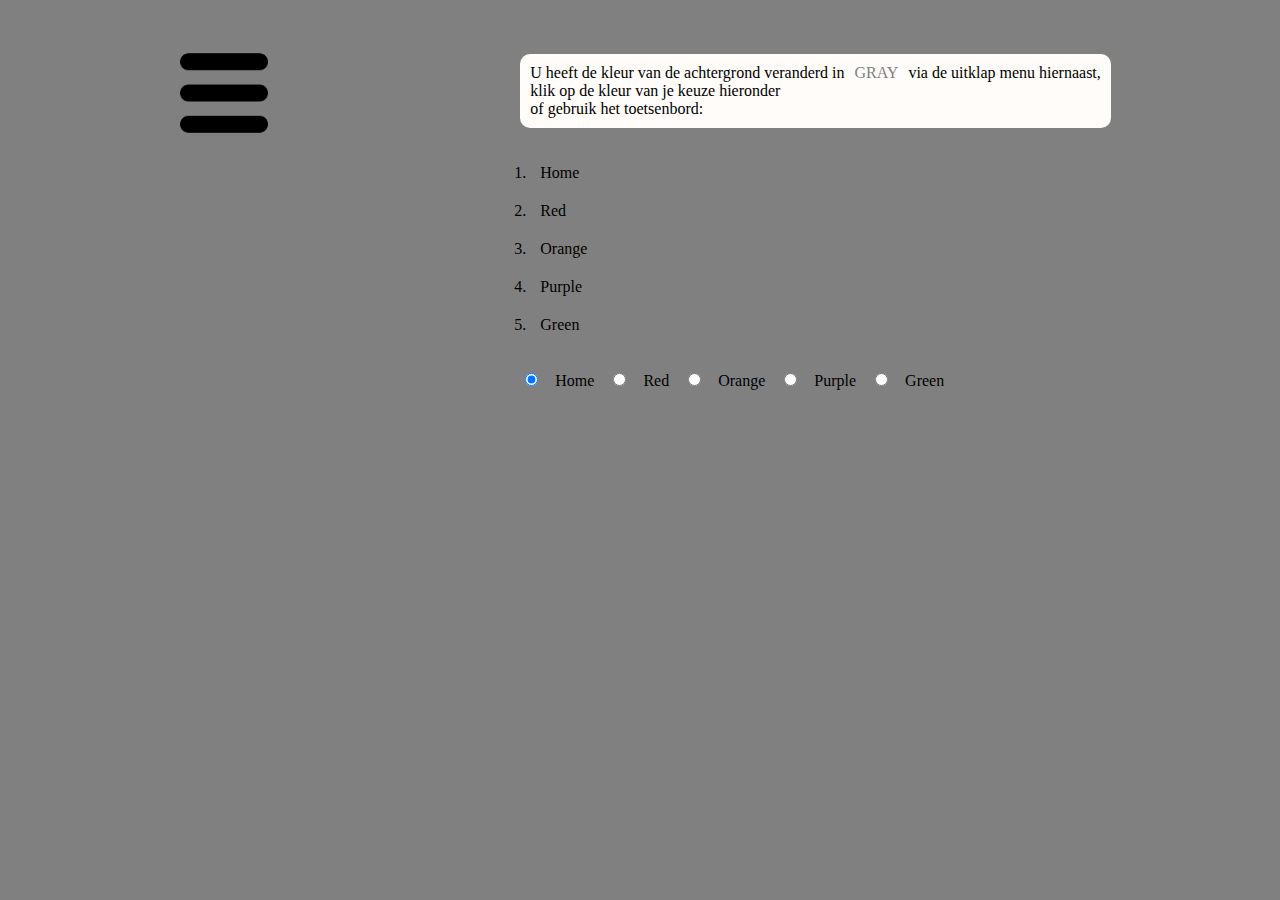
<file: eindopdracht kleurentoggle/index.html>
<!DOCTYPE html>
<html lang="en">
  <head>
    <meta charset="UTF-8" />
    <meta http-equiv="X-UA-Compatible" content="IE=edge" />
    <meta name="viewport" content="width=device-width, initial-scale=1.0" />
    <link rel="stylesheet" href="styles.css" />
    <title>kleurentoggle</title>
  </head>
  <body>
    <nav>
      <div id="menu-btn"></div>

      <ul id="menu-color">
        <li class="gray">Home</li>
        <li class="red">Red</li>
        <li class="orange">Orange</li>
        <li class="purple">Purple</li>
        <li class="green">Green</li>
      </ul>
    </nav>
    <main>
      <p>
        U heeft de kleur van de achtergrond veranderd in<span class="msg"
          >deze kleur</span
        >via de uitklap menu hiernaast,
        <br />
        klik op de kleur van je keuze hieronder <br />
        of gebruik het toetsenbord:
      </p>
  
      <ol>
        <li>Home</li>
        <li>Red</li>
        <li>Orange</li>
        <li>Purple</li>
        <li>Green</li>
      </ol>
  
      <input class="radio" id="radio-gray" type="radio" name="btnChange" />
      <label for="radio-gray">Home</label>
  
      <input class="radio" id="radio-red" type="radio" name="btnChange" />
      <label for="radio-red">Red</label>
  
      <input class="radio" id="radio-orange" type="radio" name="btnChange" />
      <label for="radio-orange">Orange</label>
  
      <input class="radio" id="radio-purple" type="radio" name="btnChange" />
      <label for="radio-purple">Purple</label>
  
      <input class="radio" id="radio-green" type="radio" name="btnChange" />
      <label for="radio-green">Green</label>
    </main>

    
    

    <script defer src="script.js"></script>
  </body>
</html>
</file>
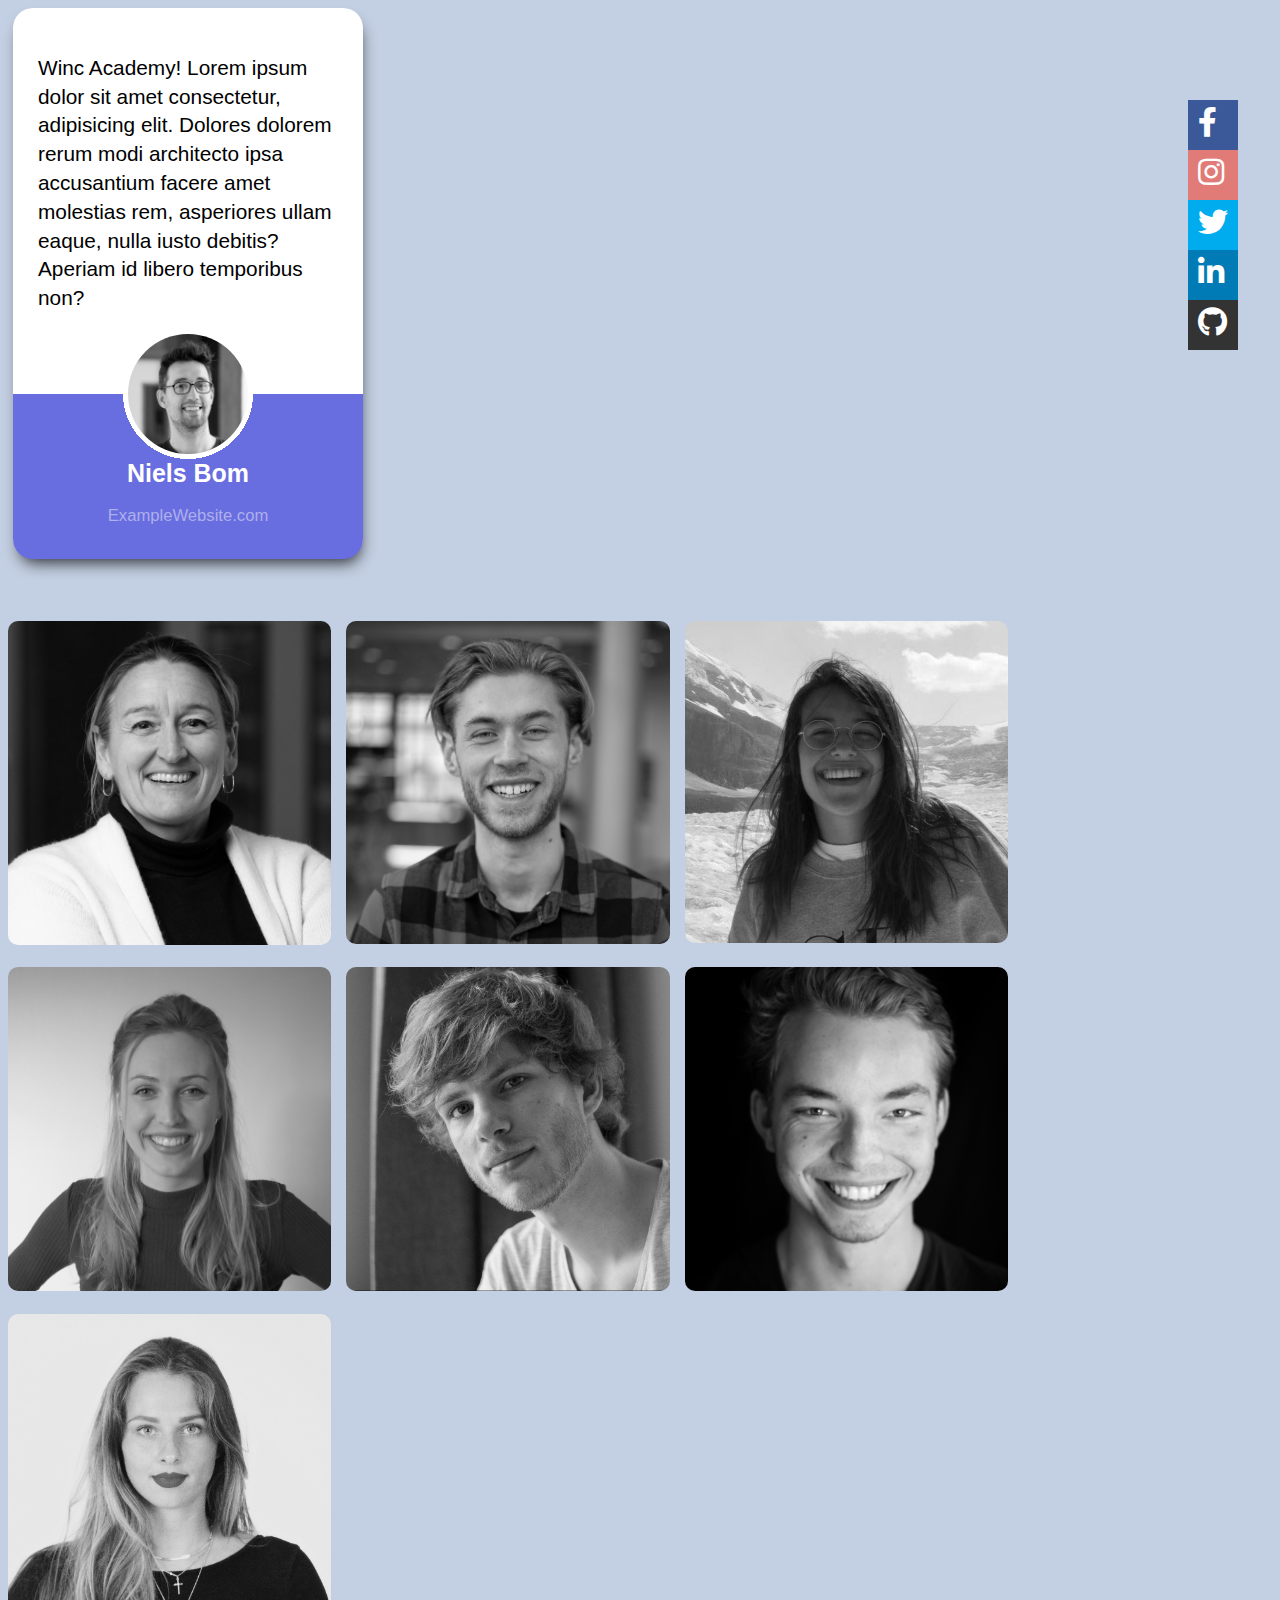
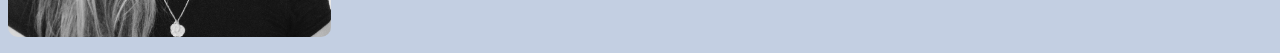
<file: Eindopdracht-AdvancedCSS/index.html>
<!DOCTYPE html>
<html lang="en">
  <head>
    <meta charset="UTF-8" />
    <meta http-equiv="X-UA-Compatible" content="IE=edge" />
    <meta name="viewport" content="width=device-width, initial-scale=1.0" />
    <meta name="author" content="Dirk Groenendijk" />
    <link rel="stylesheet" href="./styles/styles.css" />
    <link
      rel="stylesheet"
      href="https://pro.fontawesome.com/releases/v5.10.1/css/all.css"
    />

    <title>Eindopdracht-AdvancedCSS</title>
  </head>
  <body>
    <main>
      <div class="card">

        <p>
          Winc Academy! Lorem ipsum dolor sit amet consectetur, adipisicing
          elit. Dolores dolorem rerum modi architecto ipsa accusantium facere
          amet molestias rem, asperiores ullam eaque, nulla iusto debitis?
          Aperiam id libero temporibus non?
        </p>
        <img class="card-foto" src="./pictures/niels bom.jpg" alt="niels" />
        <div class="name">
          <h2>Niels Bom</h2>
          <p>ExampleWebsite.com</p>
        </div>

      </div>

      <br />

      <div class="media">

        <div class="social-media face">
          <p class="text2">Like my Facebook page</p>
        </div>
        <div class="social-media insta">
          <p class="text2">Follow me on Instagram</p>
        </div>
        <div class="social-media twit">
          <p class="text2">Follow me on Twitter</p>
        </div>
        <div class="social-media link">
          <p class="text2">Connect on Linkedin</p>
        </div>
        <div class="social-media git">
          <p class="text2">See projects on Github</p>
        </div>

      </div>

      <br />
      <div class="Portfolio">

        <div class="container">
          <img src="./pictures/carla.jpg" alt="Avatar" class="image" />
          <div class="overlay">
            <button class="text">Read more</button>
          </div>
        </div>
        <div class="container">
          <img src="./pictures/luc.jpg" alt="Avatar" class="image" />
          <div class="overlay">
            <button class="text">Read more</button>
          </div>
        </div>
        <div class="container">
          <img src="./pictures/nicole.jpeg" alt="Avatar" class="image" />
          <div class="overlay">
            <button class="text">Read more</button>
          </div>
        </div>
        <div class="container">
          <img src="./pictures/marjolein.jpg" alt="Avatar" class="image" />
          <div class="overlay">
            <button class="text">Read more</button>
          </div>
        </div>
        <div class="container">
          <img src="./pictures/stephan.jpg" alt="Avatar" class="image" />
          <div class="overlay">
            <button class="text">Read more</button>
          </div>
        </div>
        <div class="container">
          <img src="./pictures/flip.jpg" alt="Avatar" class="image" />
          <div class="overlay">
            <button class="text">Read more</button>
          </div>
        </div>
        <div class="container">
          <img src="./pictures/Michelle.jpeg" alt="Avatar" class="image" />
          <div class="overlay">
            <button class="text">Read more</button>
          </div>
        </div>

      </div>

    </main>
  </body>
</html>
</file>
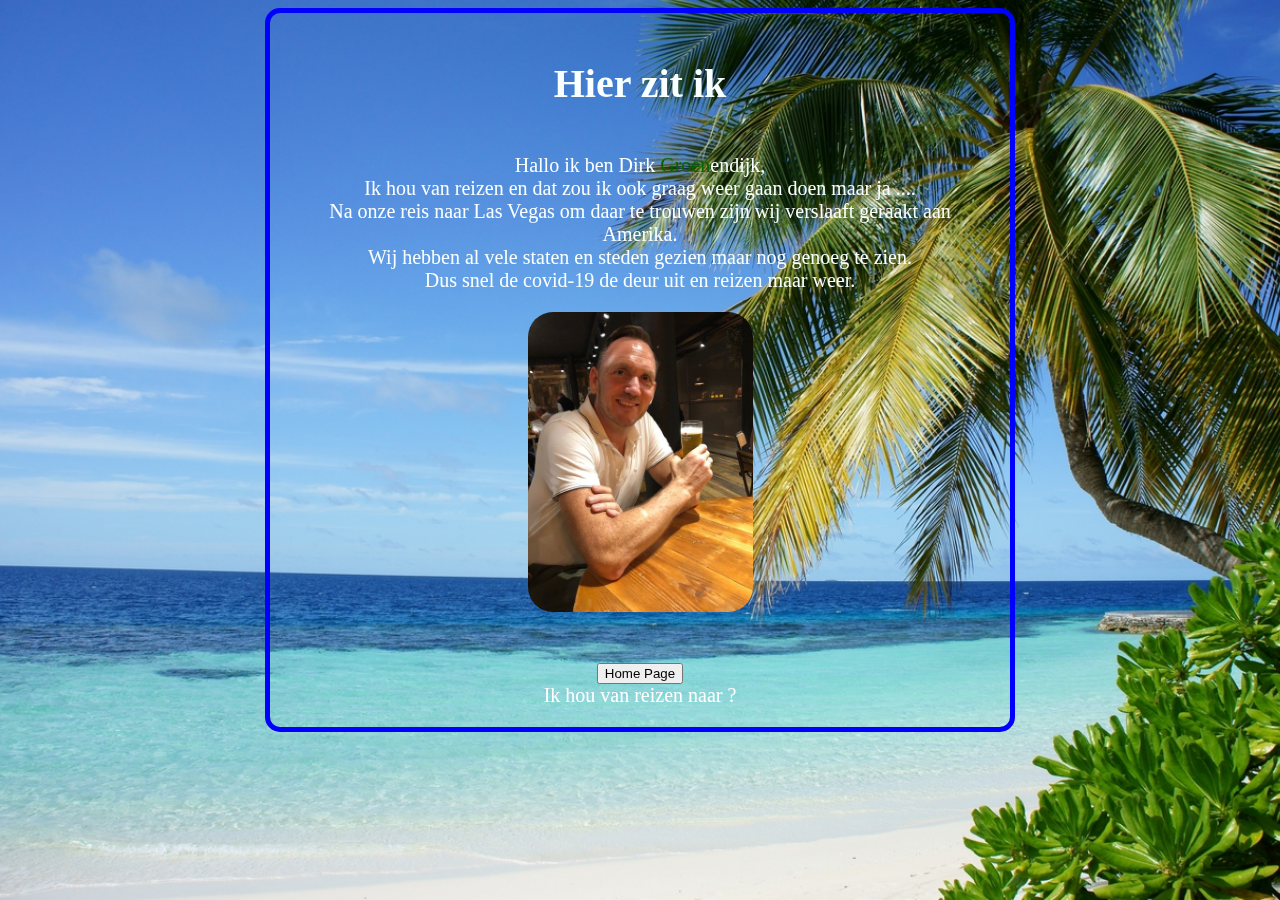
<file: eindopdracht hackaton/about.html>
<!DOCTYPE html>
<html lang="en">
  <head>
    <meta charset="UTF-8" />
    <meta http-equiv="X-UA-Compatible" content="IE=edge" />
    <meta name="viewport" content="width=device-width, initial-scale=1.0" />
    <meta name="author" content="Dirk Groenendijk" />
    <link rel="stylesheet" href="about.css" />
    <title>Over mij</title>
  </head>

  <body>

    <div class="box">

      <header>

        <h1>Hier zit ik</h1>

      </header>

      <main>

        <p>
          Hallo ik ben Dirk <font color="darkgreen">Groen</font>endijk, <br />Ik hou
          van reizen en dat zou ik ook graag weer gaan doen maar ja .... <br>
          Na onze reis naar Las Vegas om daar te trouwen zijn wij verslaaft geraakt aan Amerika.<br>
          Wij hebben al vele staten en steden gezien maar nog genoeg te zien. <br>
          Dus snel de covid-19 de deur uit en reizen maar weer.
        </p>
        <figure>
          <img height="300" src="./foto/dirk.jpg" alt="foto van dirk" />
        </figure>
        

      </main>

      <br>

      <footer>

        <button onclick="window.location.href='index.html'">Home Page</button>
        <br />
        <a href="https://www.expedia.nl/Las-Vegas.dx178276" target="_blank">Ik hou van reizen naar ?</a>

      </footer>

    </div>
        
  </body>

</html>
</file>
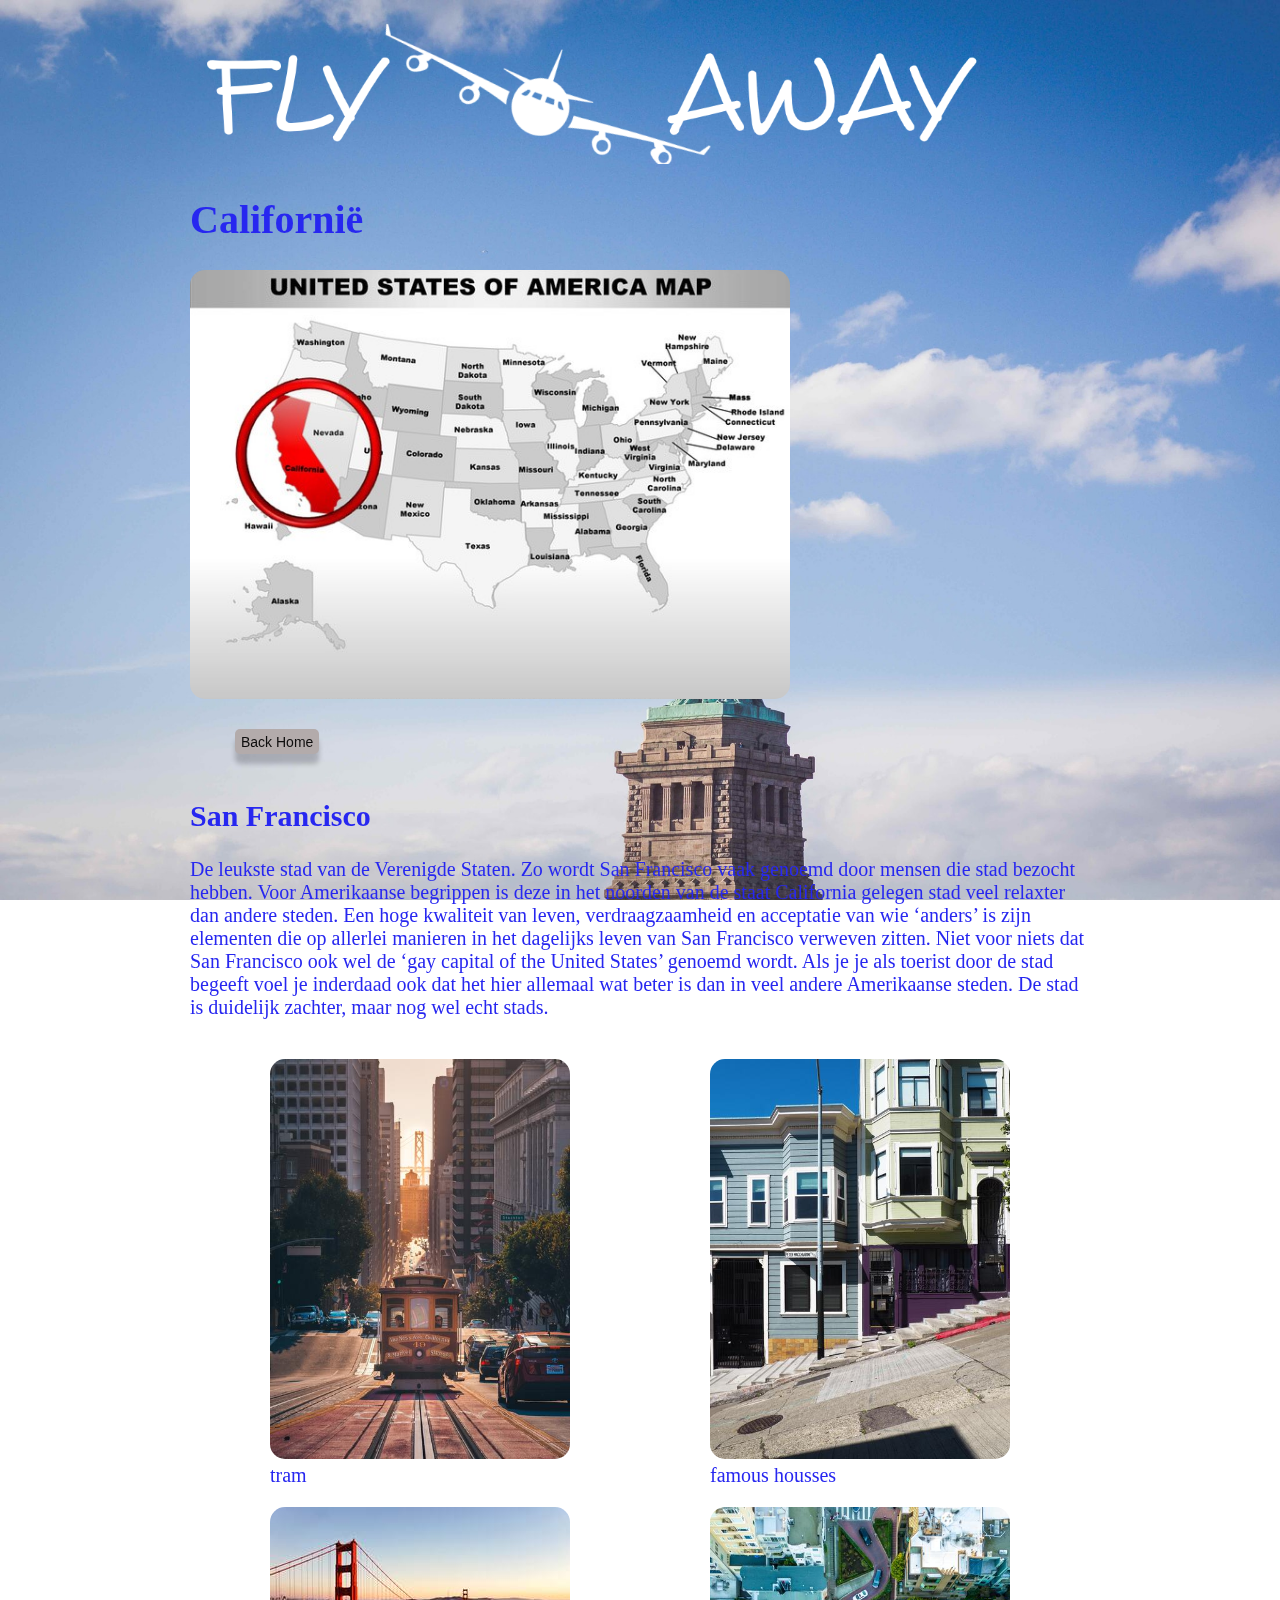
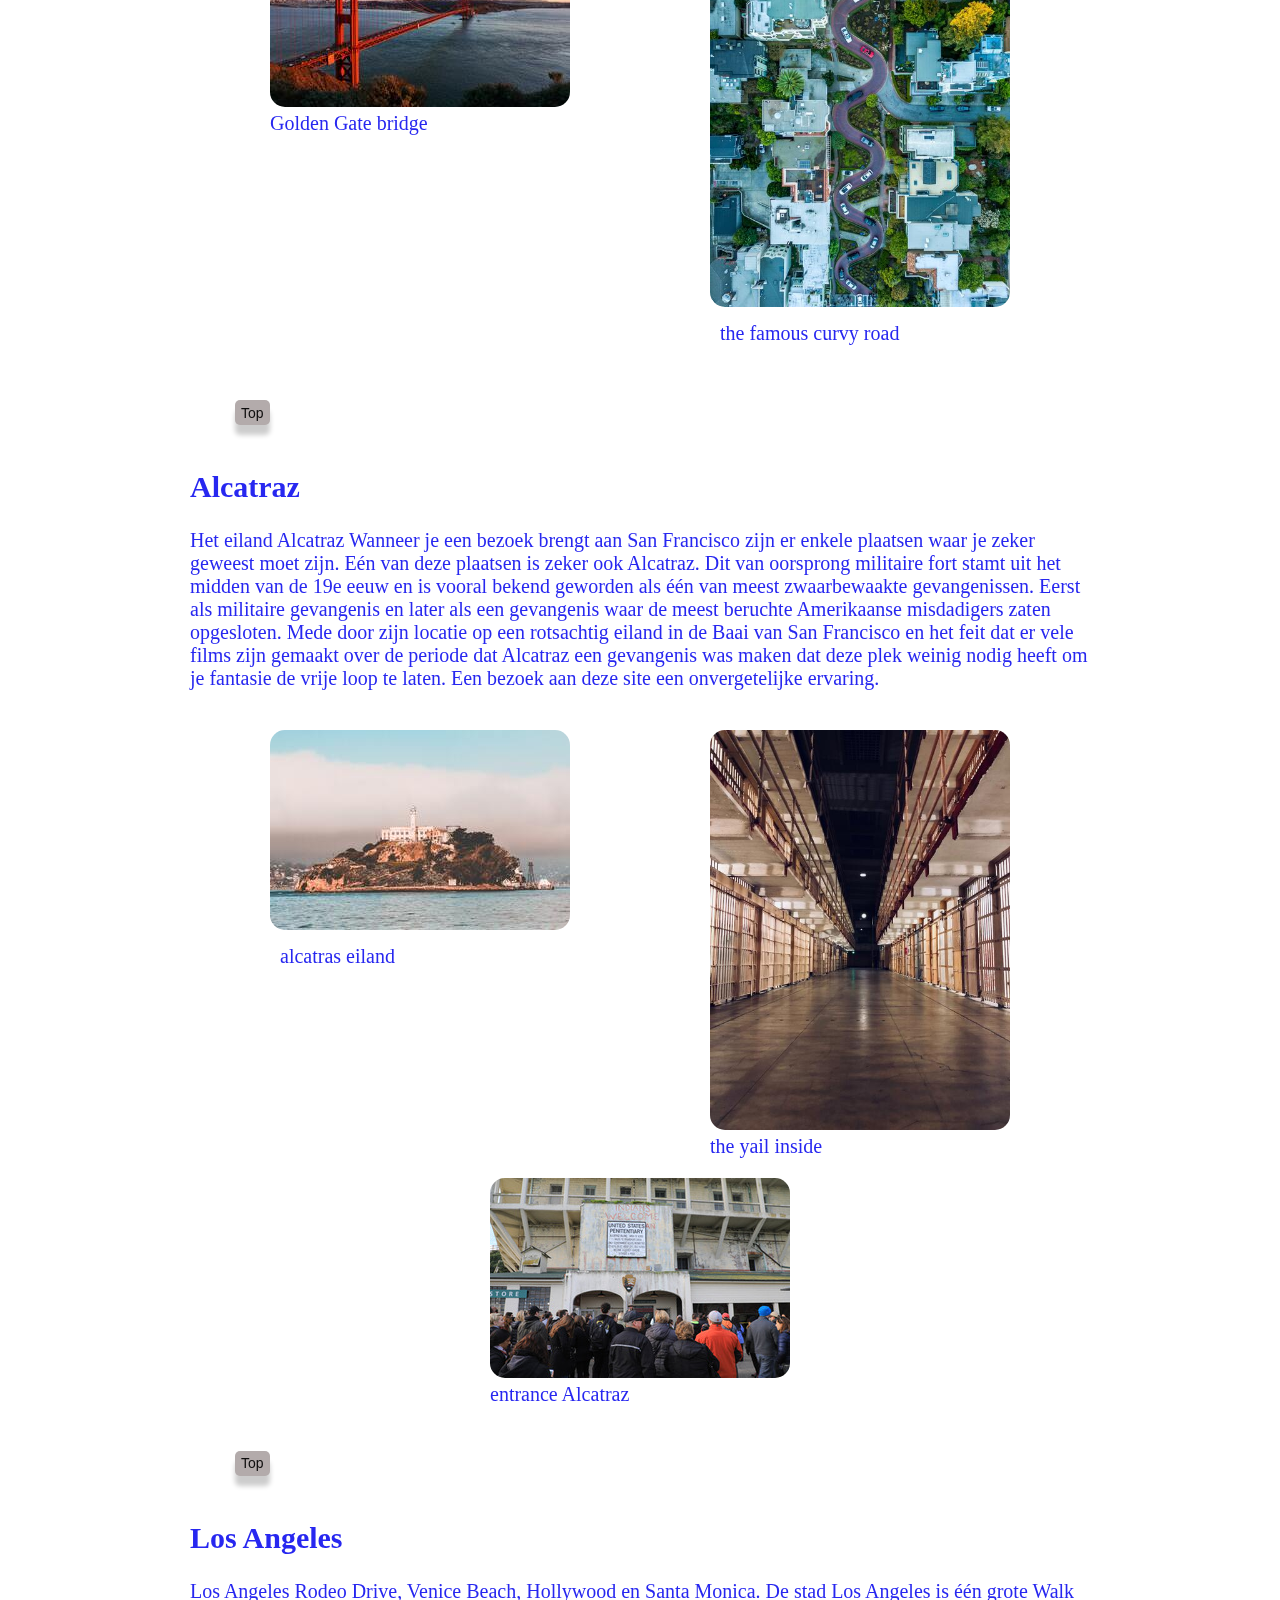
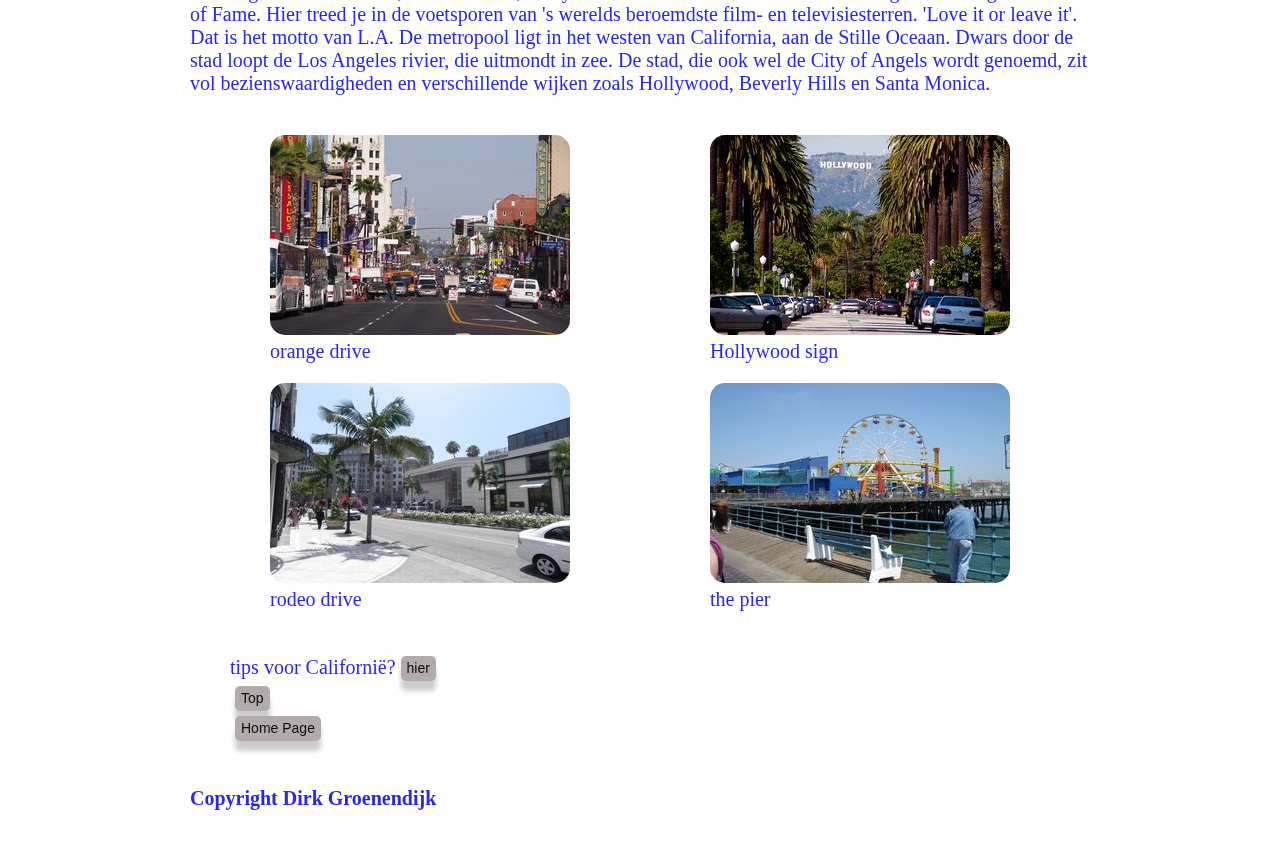
<file: eindopdracht hackaton/californië.html>
<!DOCTYPE html>
<html lang="en">
  <head>
    <meta charset="UTF-8" />
    <meta http-equiv="X-UA-Compatible" content="IE=edge" />
    <meta name="viewport" content="width=device-width, initial-scale=1.0" />
    <meta name="author" content="Dirk Groenendijk" />
    <link rel="stylesheet" href="styles.css" />
    <title>Californië</title>
  </head>
  
  <body>

    <div class="staten">

      <header>

        <a href="top"></a>
        <img class="logo" src="./foto/logo.png" alt="logo">
        <h1>Californië</h1>
        <img class="staat" src="./foto/usa-california.jpg" alt="map off the state Californië" />
        <br/>

      </header>     

      <nav>

        <ul>
          <li>
            <button onclick="window.location.href='index.html'">Back Home</button>
          </li>
        </ul>

      </nav>


      <section>

        <h2>San Francisco</h2>
        <p>
          De leukste stad van de Verenigde Staten. Zo wordt San Francisco vaak
          genoemd door mensen die stad bezocht hebben. Voor Amerikaanse
          begrippen is deze in het noorden van de staat California gelegen
          stad veel relaxter dan andere steden. Een hoge kwaliteit van leven,
          verdraagzaamheid en acceptatie van wie ‘anders’ is zijn elementen
          die op allerlei manieren in het dagelijks leven van San Francisco
          verweven zitten. Niet voor niets dat San Francisco ook wel de ‘gay
          capital of the United States’ genoemd wordt. Als je je als toerist
          door de stad begeeft voel je inderdaad ook dat het hier allemaal wat
          beter is dan in veel andere Amerikaanse steden. De stad is duidelijk
          zachter, maar nog wel echt stads.
        </p>

      </section> 
      
      <figure class="visual">

        <figure>
          <img class="bigger" src="./foto/sanfransico-1.jpg" alt="picture off a tram">
          <figcaption>tram</figcaption>
        </figure>
        <figure>
          <img class="bigger" src="./foto/sanfransico-2.jpg" alt="picture off famous housses">
          <figcaption> famous housses</figcaption>
        </figure>
        <figure>
          <img src="./foto/sanfransico-3.jpg" alt="picture off the golden gate bridge">
          <figcaption>Golden Gate bridge</figcaption>
        </figure>
        <figure>
          <img class="bigger" src="./foto/sanfransico-4.jpg" alt="picture off the famous curvy road">
          <figure>the famous curvy road</figure>
        </figure>

      </figure>

      <nav>

        <ul>
          <li>
            <button onclick="window.location.href='#top'">Top</button>
          </li>
        </ul>

      </nav>     

      <section>

        <h2>Alcatraz</h2>
        <p>
          Het eiland Alcatraz Wanneer je een bezoek brengt aan San Francisco
          zijn er enkele plaatsen waar je zeker geweest moet zijn. Eén van
          deze plaatsen is zeker ook Alcatraz. Dit van oorsprong militaire
          fort stamt uit het midden van de 19e eeuw en is vooral bekend
          geworden als één van meest zwaarbewaakte gevangenissen. Eerst als
          militaire gevangenis en later als een gevangenis waar de meest
          beruchte Amerikaanse misdadigers zaten opgesloten. Mede door zijn
          locatie op een rotsachtig eiland in de Baai van San Francisco en het
          feit dat er vele films zijn gemaakt over de periode dat Alcatraz een
          gevangenis was maken dat deze plek weinig nodig heeft om je fantasie
          de vrije loop te laten. Een bezoek aan deze site een onvergetelijke
          ervaring.
        </p>
      
      </section>

      <figure class="visual">
        
        <figure>
          <img src="./foto/alcatras-1.jpg" alt="picture off alcatras eiland">
          <figure>alcatras eiland</figure>
        </figure>
        <figure>
          <img class="bigger" src="./foto/alcatras-2.jpg" alt="picture off the inside yail">
          <figcaption>the yail inside </figcaption>
        </figure>
        <figure>
          <img src="./foto/alcatraz-3.jpg" alt="picture off entrance">
          <figcaption>entrance Alcatraz</figcaption>
        </figure>

      </figure>
      
      <nav>

        <ul>
          <li>
            <button onclick="window.location.href='#top'">Top</button>
          </li>

        </ul>

      </nav>

      <section>      

       <h2>Los Angeles</h2>
       <p>
        Los Angeles Rodeo Drive, Venice Beach, Hollywood en Santa Monica. De
        stad Los Angeles is één grote Walk of Fame. Hier treed je in de
        voetsporen van 's werelds beroemdste film- en televisiesterren.
        'Love it or leave it'. Dat is het motto van L.A. De metropool ligt
        in het westen van California, aan de Stille Oceaan. Dwars door de
        stad loopt de Los Angeles rivier, die uitmondt in zee. De stad, die
        ook wel de City of Angels wordt genoemd, zit vol bezienswaardigheden
        en verschillende wijken zoals Hollywood, Beverly Hills en Santa
        Monica.
       </p>
      
      </section>

      <figure class="visual">

        <figure>
          <img src="./foto/LosAngeles-1.jpg" alt="picture off orange dr">
          <figcaption>orange drive</figcaption>
        </figure>
        <figure>
          <img src="./foto/LosAngeles-2.jpg" alt="picture off hollywood sign">
          <figcaption>Hollywood sign</figcaption>
        </figure>
        <figure>
          <img src="./foto/LosAngeles-3.jpg" alt="picture off rode drive">
          <figcaption>rodeo drive</figcaption>
        </figure>
        <figure>
          <img src="./foto/LosAngeles-4.jpg" alt="picture off the pier">
          <figcaption>the pier</figcaption>
        </figure>

      </figure>

      <nav>

        <ul>
          <li>
            tips voor Californië?<a href="form.html"><button>hier</button></a>
          </li>
          <li>            
            <button onclick="window.location.href='#top'">Top</button>
          </li>
          <li>
            <button onclick="window.location.href='index.html'">Home Page</button>
          </li>
        </ul>  

      </nav>

      <footer>

        <h4>Copyright Dirk Groenendijk</h4>

      </footer>


    </div>

  </body>

</html>
</file>
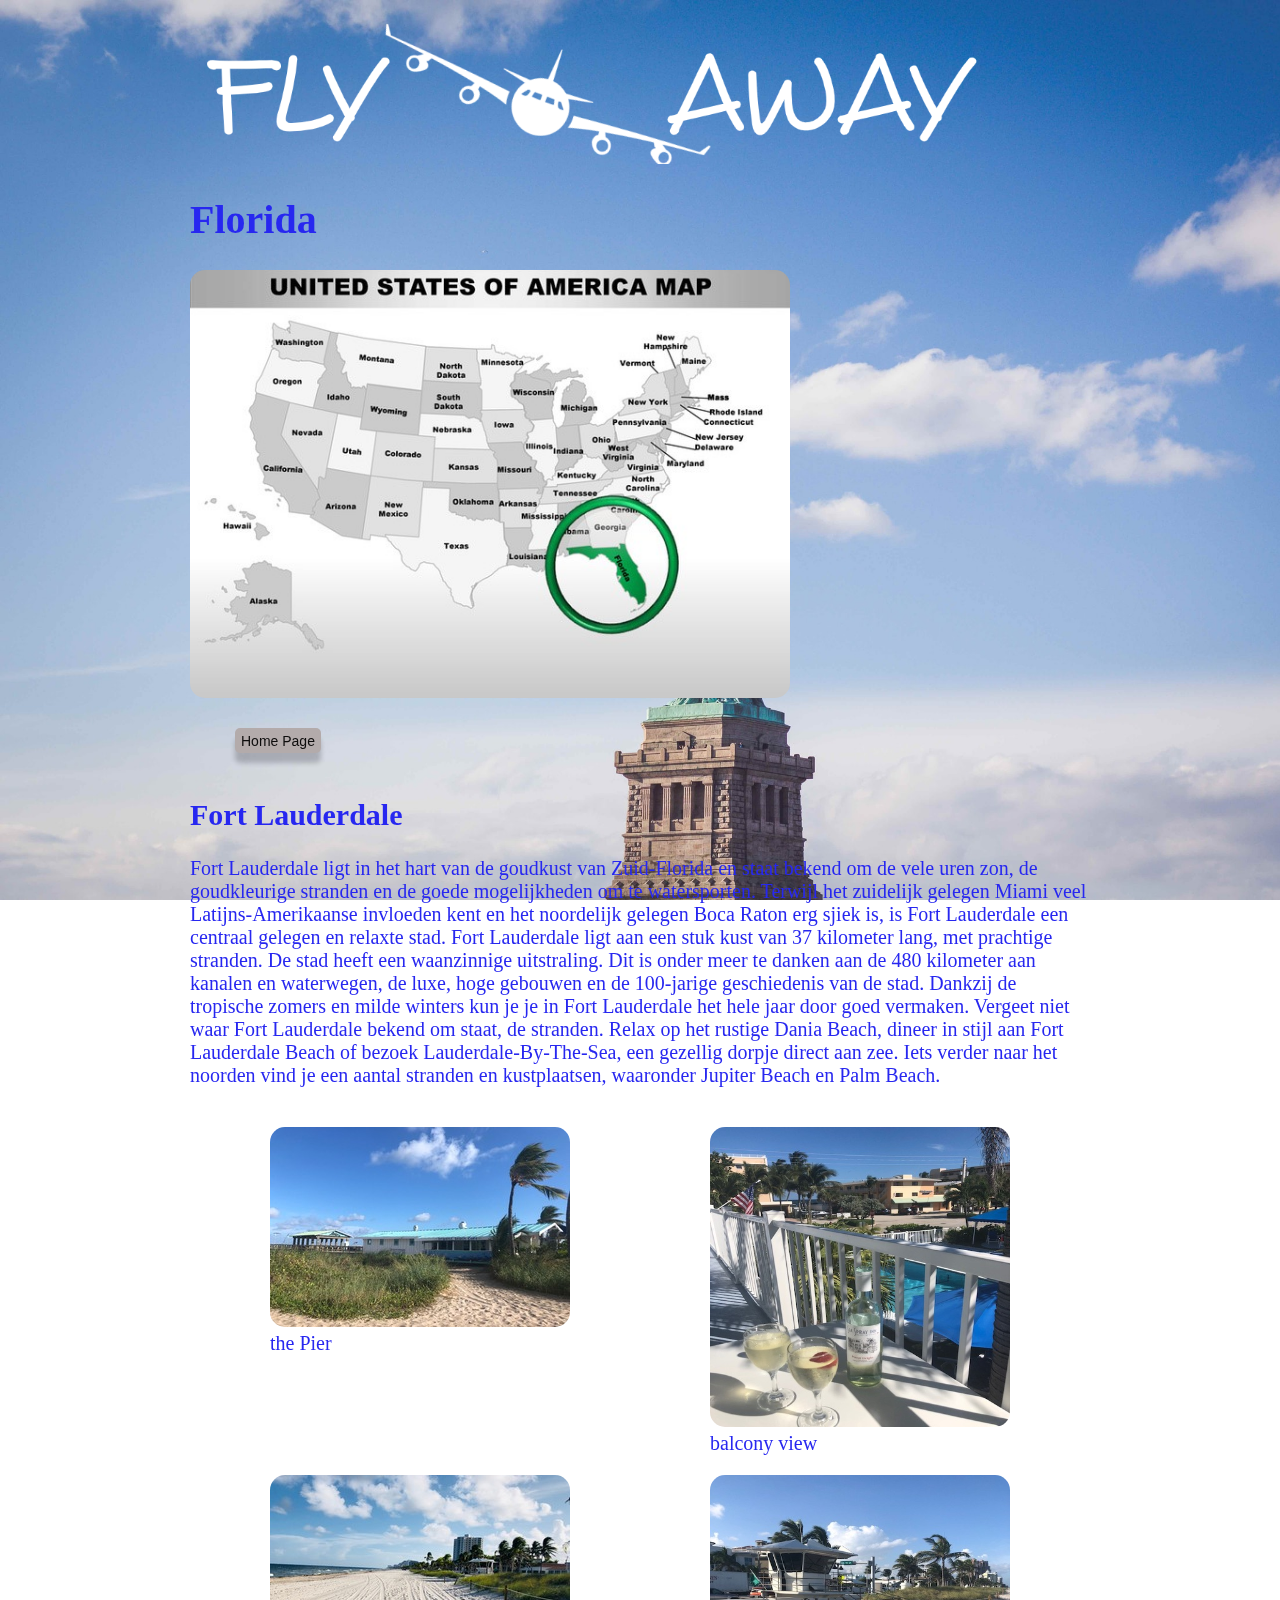
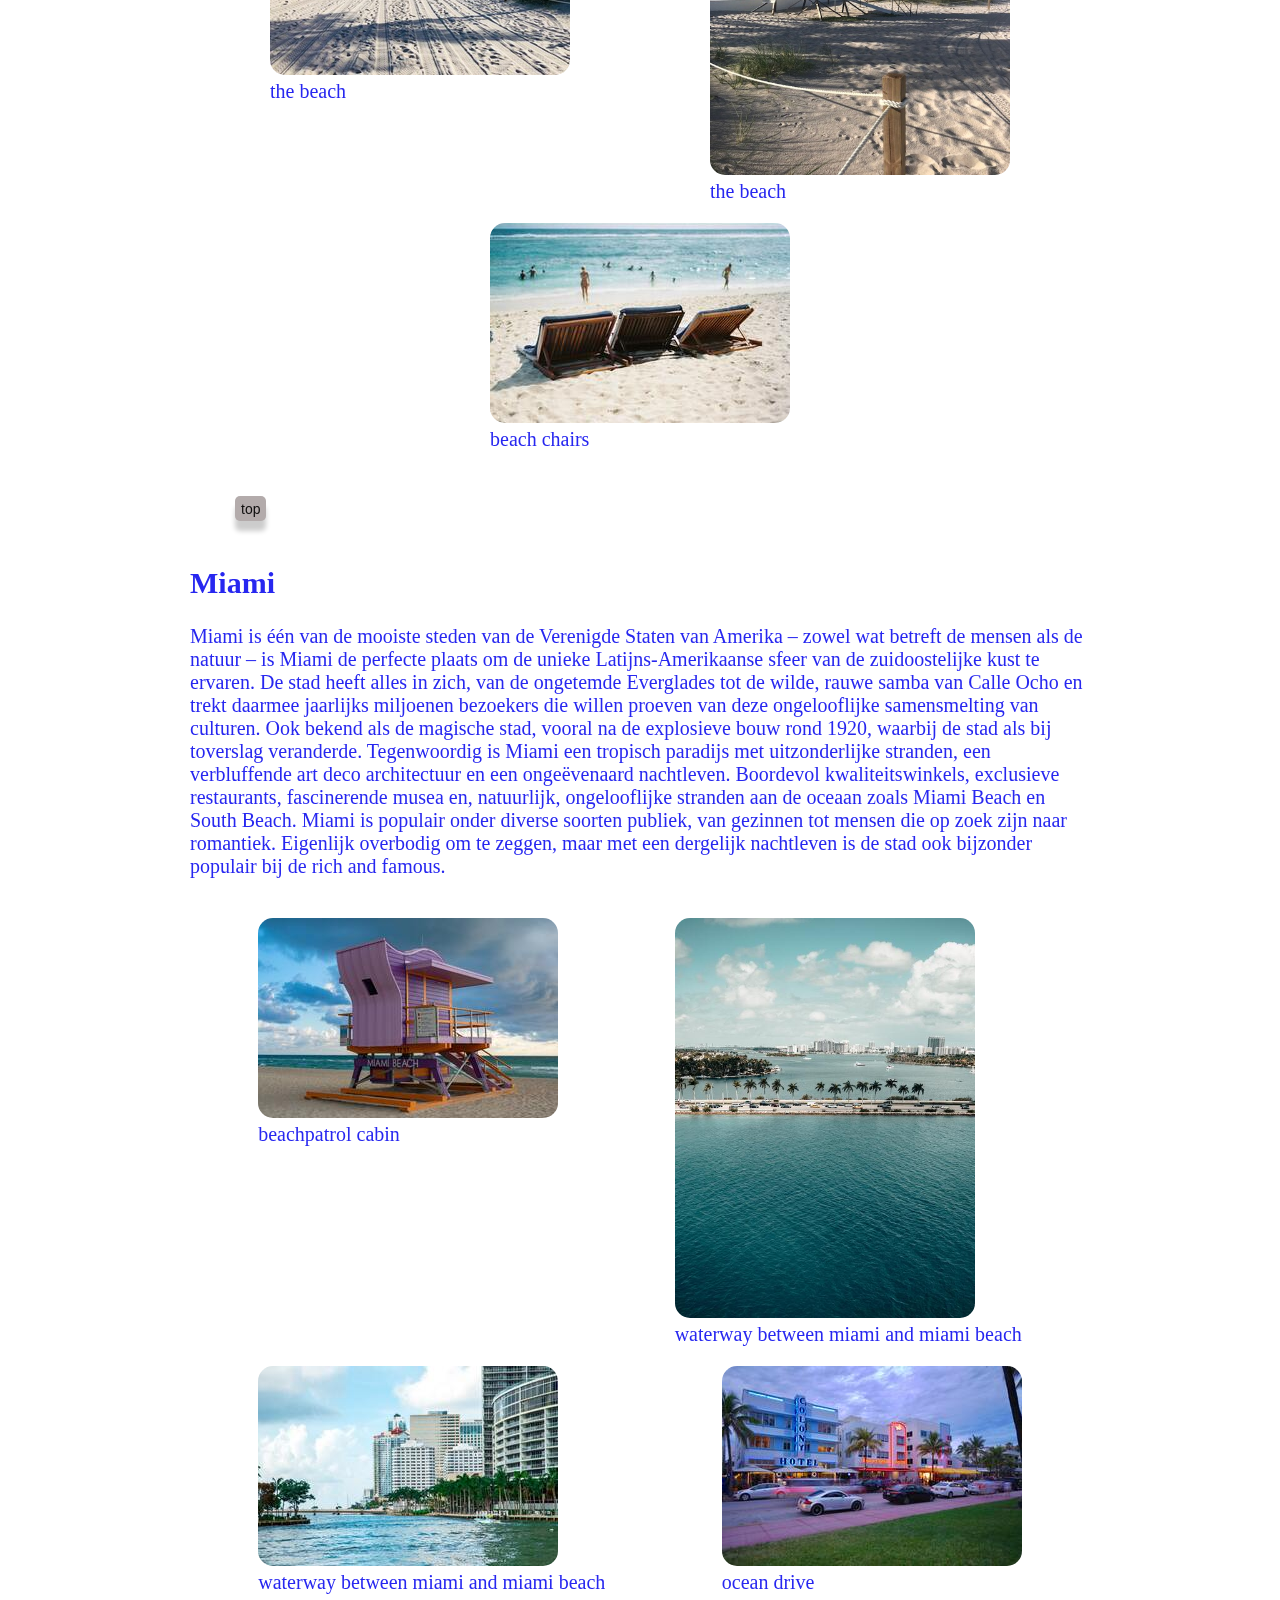
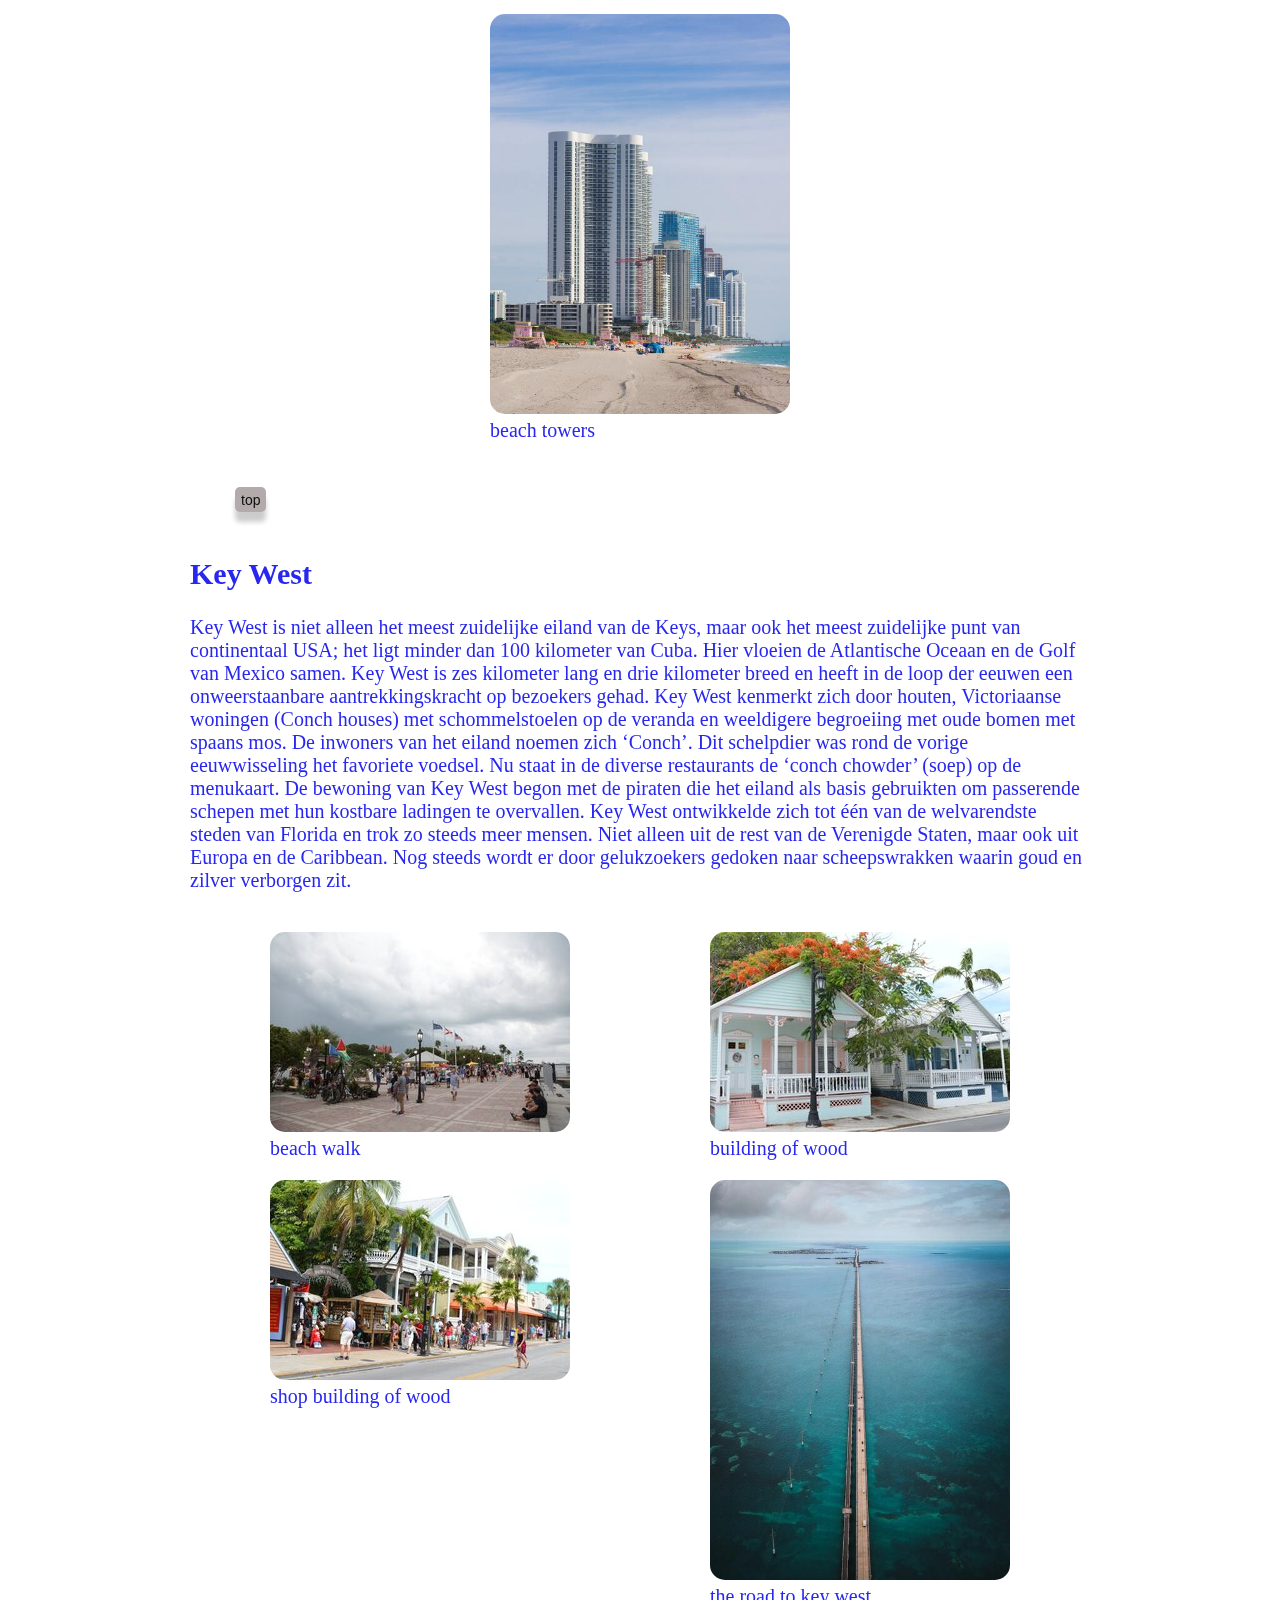
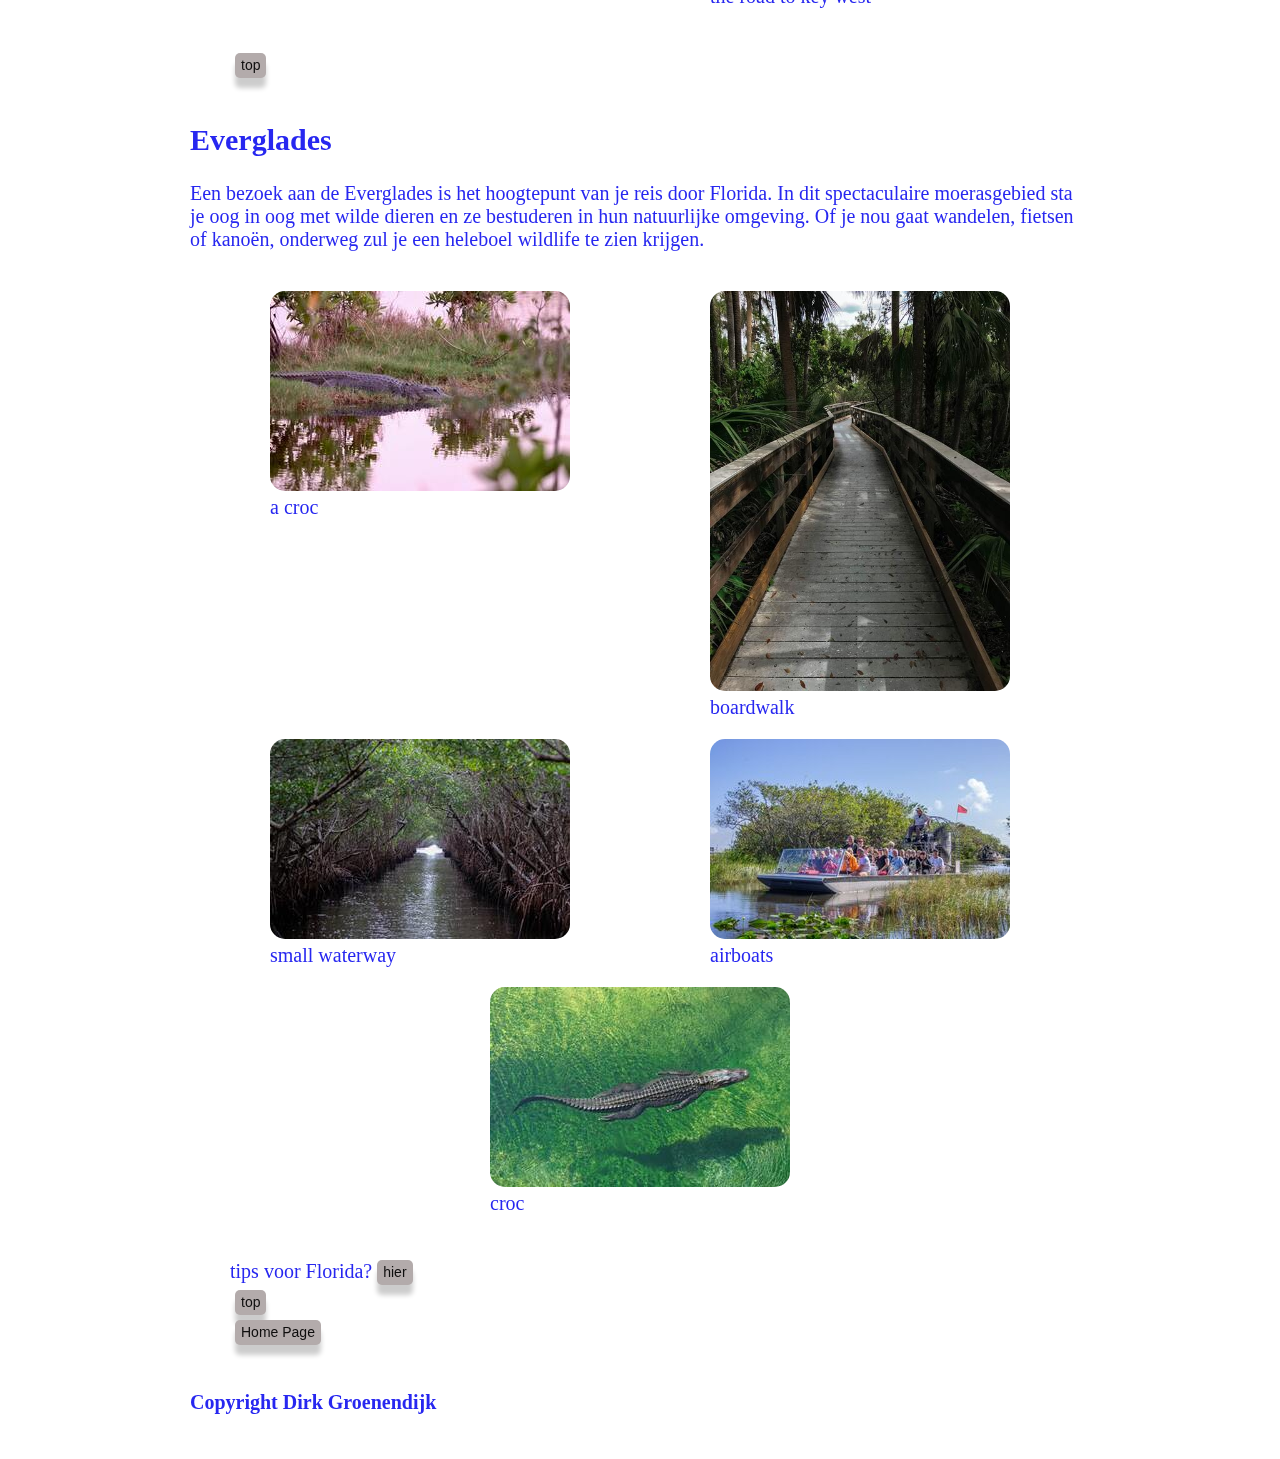
<file: eindopdracht hackaton/florida.html>
<!DOCTYPE html>
<html lang="en">
  <head>
    <meta charset="UTF-8" />
    <meta http-equiv="X-UA-Compatible" content="IE=edge" />
    <meta name="viewport" content="width=device-width, initial-scale=1.0" />
    <meta name="author" content="Dirk Groenendijk" />
    <link rel="stylesheet" href="styles.css" />
    <title>Florida</title>
  </head>
  
  <body>

    <div class="staten">

      <header>

       <a href="top"></a>
       <img class="logo" src="./foto/logo.png" alt="logo">
       <h1>Florida</h1>       
       <img class="staat" src="./foto/usa-florida.jpg" alt="map off florida" />
       <br>

      </header>
      
      <nav>

        <ul>         
          <li>
            <button onclick="window.location.href='index.html'">Home Page</button>
          </li>
        </ul>

      </nav>
      
      <section>

        <h2>Fort Lauderdale</h2>
        <p>
          Fort Lauderdale ligt in het hart van de goudkust van Zuid-Florida en
          staat bekend om de vele uren zon, de goudkleurige stranden en de
          goede mogelijkheden om te watersporten. Terwijl het zuidelijk
          gelegen Miami veel Latijns-Amerikaanse invloeden kent en het
          noordelijk gelegen Boca Raton erg sjiek is, is Fort Lauderdale een
          centraal gelegen en relaxte stad. Fort Lauderdale ligt aan een stuk
          kust van 37 kilometer lang, met prachtige stranden. De stad heeft
          een waanzinnige uitstraling. Dit is onder meer te danken aan de 480
          kilometer aan kanalen en waterwegen, de luxe, hoge gebouwen en de
          100-jarige geschiedenis van de stad. Dankzij de tropische zomers en
          milde winters kun je je in Fort Lauderdale het hele jaar door goed
          vermaken. Vergeet niet waar Fort Lauderdale bekend om staat, de
          stranden. Relax op het rustige Dania Beach, dineer in stijl aan Fort
          Lauderdale Beach of bezoek Lauderdale-By-The-Sea, een gezellig
          dorpje direct aan zee. Iets verder naar het noorden vind je een
          aantal stranden en kustplaatsen, waaronder Jupiter Beach en Palm
          Beach.
        </p>
      
      </section>

      <figure class="visual">

        <figure >
          <img src="./foto/fortldale-1.jpg" alt="picture off the Pier" />
          <figcaption>the Pier</figcaption>
        </figure>
        <figure>
          <img class="bigger" src="./foto/fortldale-2.jpg" alt="picture off the balcony view"/>
          <figcaption>balcony view</figcaption>
        </figure>
        <figure>
          <img  src="./foto/fortldale-3.jpg" alt="picture off the beach" />
          <figcaption>the beach</figcaption>
        </figure>
        <figure>
          <img class="bigger" src="./foto/fortldale-4.jpg" alt="a gain picture off the beach"/>
          <figcaption>the beach</figcaption>
        </figure>
        <figure>
          <img src="./foto/fortldale-5.jpg" alt="picture off the beach chairs"/>
          <figcaption>beach chairs</figcaption>
        </figure>

      </figure>
      
      <nav>

        <ul>
          <li>
            <button onclick="window.location.href='#top'">top</button>
          </li>         
        </ul>

      </nav>      

      
      <section>

        <h2>Miami</h2>
        <p>
          Miami is één van de mooiste steden van de Verenigde Staten van
          Amerika – zowel wat betreft de mensen als de natuur – is Miami de
          perfecte plaats om de unieke Latijns-Amerikaanse sfeer van de
          zuidoostelijke kust te ervaren. De stad heeft alles in zich, van de
          ongetemde Everglades tot de wilde, rauwe samba van Calle Ocho en
          trekt daarmee jaarlijks miljoenen bezoekers die willen proeven van
          deze ongelooflijke samensmelting van culturen. Ook bekend als de
          magische stad, vooral na de explosieve bouw rond 1920, waarbij de
          stad als bij toverslag veranderde. Tegenwoordig is Miami een
          tropisch paradijs met uitzonderlijke stranden, een verbluffende art
          deco architectuur en een ongeëvenaard nachtleven. Boordevol
          kwaliteitswinkels, exclusieve restaurants, fascinerende musea en,
          natuurlijk, ongelooflijke stranden aan de oceaan zoals Miami Beach
          en South Beach. Miami is populair onder diverse soorten publiek, van
          gezinnen tot mensen die op zoek zijn naar romantiek. Eigenlijk
          overbodig om te zeggen, maar met een dergelijk nachtleven is de stad
          ook bijzonder populair bij de rich and famous.
        </p>        

      </section>

      <figure class="visual">

        <figure>
          <img src="./foto/miami-1.jpg" alt="picture off a beachboy" />
          <figcaption>beachpatrol cabin</figcaption>
        </figure>
        <figure>
          <img class="bigger" src="./foto/miami-2.jpg" alt="picture off water between miami miami beach"/>
          <figcaption>waterway between miami and miami beach</figcaption>
        </figure>
        <figure>
          <img src="./foto/miami-3.jpg" alt="picture off water between miami miami beach 2"/>
          <figcaption>waterway between miami and miami beach</figcaption>
        </figure>
        <figure>
          <img src="./foto/miami-4.jpg" alt="picture off ocean drive"/>
          <figcaption>ocean drive</figcaption>
        </figure>
        <figure>
          <img class="bigger" src="./foto/miami-5.jpg" alt="picture off beach towers"/>
          <figcaption>beach towers</figcaption>
        </figure>
        
      </figure>
      
      <nav>

        <ul>
          <li>
            <button onclick="window.location.href='#top'">top</button>
          </li>          
        </ul>

      </nav>
      
      <section>

        <h2>Key West</h2>
        <p>
          Key West is niet alleen het meest zuidelijke eiland van de Keys,
          maar ook het meest zuidelijke punt van continentaal USA; het ligt
          minder dan 100 kilometer van Cuba. Hier vloeien de Atlantische
          Oceaan en de Golf van Mexico samen. Key West is zes kilometer lang
          en drie kilometer breed en heeft in de loop der eeuwen een
          onweerstaanbare aantrekkingskracht op bezoekers gehad. Key West
          kenmerkt zich door houten, Victoriaanse woningen (Conch houses) met
          schommelstoelen op de veranda en weeldigere begroeiing met oude
          bomen met spaans mos. De inwoners van het eiland noemen zich
          ‘Conch’. Dit schelpdier was rond de vorige eeuwwisseling het
          favoriete voedsel. Nu staat in de diverse restaurants de ‘conch
          chowder’ (soep) op de menukaart. De bewoning van Key West begon met
          de piraten die het eiland als basis gebruikten om passerende schepen
          met hun kostbare ladingen te overvallen. Key West ontwikkelde zich
          tot één van de welvarendste steden van Florida en trok zo steeds
          meer mensen. Niet alleen uit de rest van de Verenigde Staten, maar
          ook uit Europa en de Caribbean. Nog steeds wordt er door
          gelukzoekers gedoken naar scheepswrakken waarin goud en zilver
          verborgen zit.
        </p>        

      </section>

      <figure class="visual">

        <figure>
          <img src="./foto/keywest-1.jpg" alt="picture off beach walk"/>
          <figcaption>beach walk</figcaption>
        </figure>
        <figure>
          <img src="./foto/keywest-2.jpg" alt="picture off building of wood"/>
          <figcaption>building of wood</figcaption>
        </figure>
        <figure>
          <img src="./foto/keywest-3.jpg" alt="picture off shop building of wood"/>
          <figcaption>shop building of wood</figcaption>
        </figure>
        <figure>
          <img class="bigger" src="./foto/keywest-4.jpg" alt="picture off the road to key west"/>
          <figcaption>the road to key west</figcaption>
        </figure>
        
      </figure>
      
      <nav>

        <ul>
          <li>
            <button onclick="window.location.href='#top'">top</button>
          </li>         
        </ul>

      </nav>
      
      <section>

        <h2>Everglades</h2>
        <p>
          Een bezoek aan de Everglades is het hoogtepunt van je reis door
          Florida. In dit spectaculaire moerasgebied sta je oog in oog met
          wilde dieren en ze bestuderen in hun natuurlijke omgeving. Of je nou
          gaat wandelen, fietsen of kanoën, onderweg zul je een heleboel
          wildlife te zien krijgen.
        </p>        

      </section>

      <figure class="visual">

        <figure>
          <img src="./foto/everglades-1.jpg" alt="picture off a croc"/>
          <figcaption>a croc</figcaption>
        </figure>
        <figure>
          <img class="bigger" src="./foto/everglades-2.jpg" alt="picture off a boardwalk"/>
          <figcaption>boardwalk</figcaption>
        </figure>
        <figure>
          <img src="./foto/everglades-4.jpg" alt="picture off a small waterway"/>
          <figcaption>small waterway</figcaption>
        </figure>
        <figure>
          <img src="./foto/everglades-3.jpg" alt="picture off a airboats"/>
          <figcaption>airboats</figcaption>
        </figure>
        <figure>
          <img src="./foto/evreglades-5.jpg" alt="picture off a croc"/>
          <figcaption>croc</figcaption>
        </figure>

      </figure>
      
      <nav>

        <ul>
          <li>
            tips voor Florida?<a href="form.html"><button>hier</button></a>
          </li>
          <li>
            <button onclick="window.location.href='#top'">top</button>
          </li>
          <li>
            <button onclick="window.location.href='index.html'">Home Page</button>
          </li>
        </ul>

      </nav>

      <footer>

        <h4>Copyright Dirk Groenendijk</h4>

      </footer>
    
    </div>

  </body>

</html>
</file>
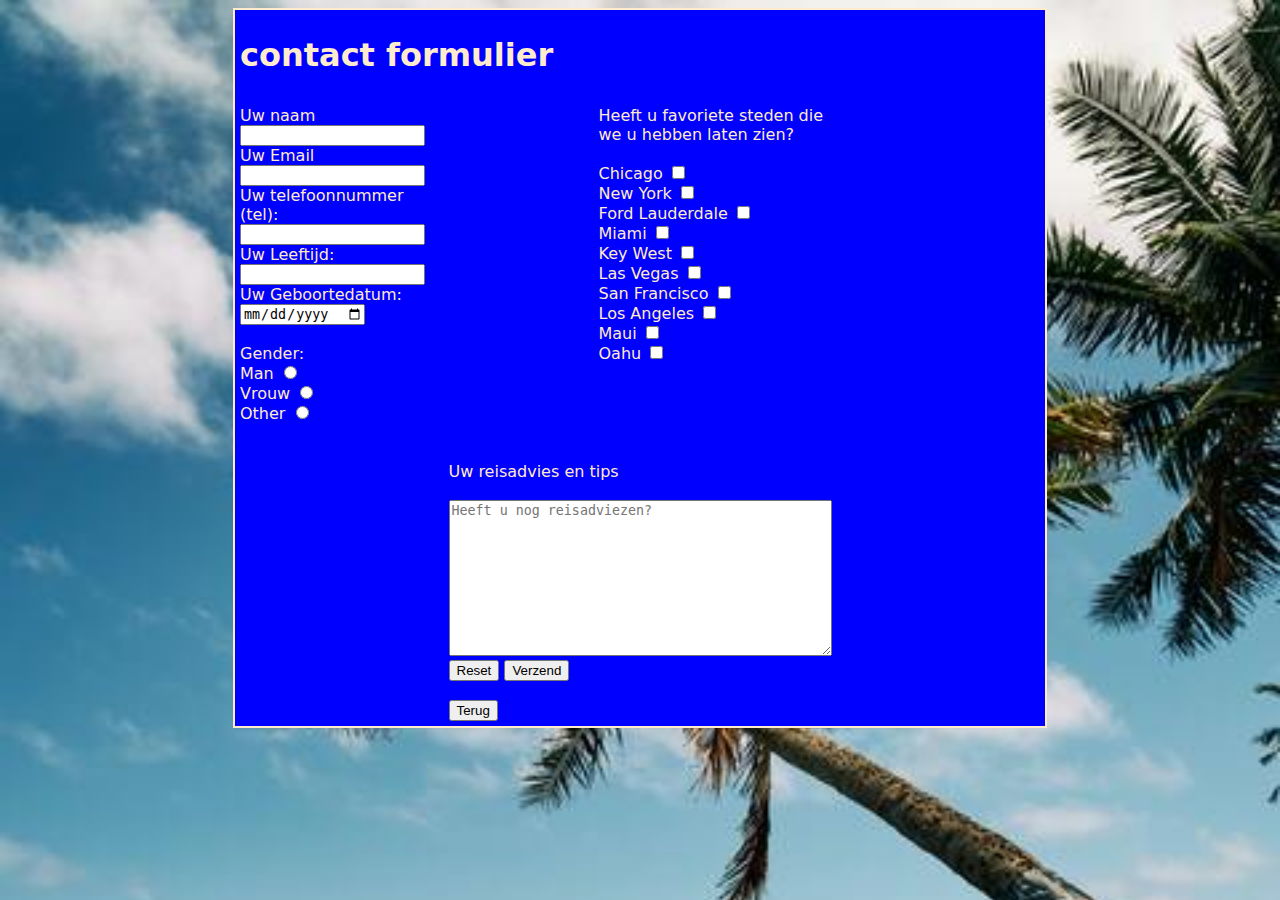
<file: eindopdracht hackaton/form.html>
<!DOCTYPE html>
<html lang="en">
  <head>
    <meta charset="UTF-8" />
    <meta http-equiv="X-UA-Compatible" content="IE=edge" />
    <meta name="viewport" content="width=device-width, initial-scale=1.0" />
    <meta name="author" content="Dirk Groenendijk" />
    <link rel="stylesheet" href="form.css" />
    <title>contact-form</title>
  </head>
  <body>

    <main>
      <form name="contact-form" method="post" data-netlify="true">

        <div class="contact-form">

          <div class="top">
            <h1>contact formulier</h1>
          </div>
          <div class="left">
            <div>
              <label for="name">Uw naam</label>
              <input type="text" name="name" id="name" required />
            </div>
            <div>
              <label for="email">Uw Email</label>
              <input type="email" name="email" id="email" required />
            </div>
            <div>
              <label for="phone">Uw telefoonnummer (tel):</label>
              <input type="phone" name="phone" id="phone" />
            </div>
            <div>
              <label for="age">Uw Leeftijd:</label>
              <input type="number" name="age" id="age" />
            </div>
            <div>
              <label for="date">Uw Geboortedatum:</label>
              <input type="date" name="date" id="date" min="1970-01-01" />
            </div>
            <br>
            <div>
              Gender:
              <div>
                <label for="male">Man</label>
                <input type="radio" name="gender" id="male" value="male" />
              </div>
              <div>
                <label for="female">Vrouw</label>
                <input type="radio" name="gender" id="female" value="female" />
              </div>
              <div>
                <label for="other">Other</label>
                <input type="radio" name="gender" id="other" value="other" />
              </div>
            </div>
          </div>  
          <br />
          <div class="right">
            Heeft u favoriete steden die we u hebben laten zien?
            <br /><br />
            <div>
              <label for="chicago">Chicago</label>
              <input type="checkbox" name="chicago" id="chicago" />
            </div>
            <div>
              <label for="newyork">New York</label>
              <input type="checkbox" name="newyork" id="newyork" />
            </div>
            <div>
              <label for="fortlauderdale">Ford Lauderdale</label>
              <input type="checkbox" name="fortlauderdale" id="fortlauderdale" />
            </div>
            <div>
              <label for="miami">Miami</label>
              <input type="checkbox" name="miami" id="miami" />
            </div>
            <div>
              <label for="keywest">Key West</label>
              <input type="checkbox" name="keywest" id="keywest" />
            </div>
            <div>
              <label for="lasvegas">Las Vegas</label>
              <input type="checkbox" name="lasvegas" id="lasvegas" />
            </div>
            <div>
              <label for="sanfrancisco">San Francisco</label>
              <input type="checkbox" name="sanfrancisco" id="sanfrancisco" />
            </div>
            <div>
              <label for="losangeles">Los Angeles</label>
              <input type="checkbox" name="losangeles" id="losangeles" />
            </div>
            <div>
              <label for="maui">Maui</label>
              <input type="checkbox" name="maui" id="maui" />
            </div>
            <div>
              <label for="oahu">Oahu</label>
              <input type="checkbox" name="oahu" id="oahu" />
            </div>
          </div>

          <div class="bottum">
            <br />
            <label for="reistips">Uw reisadvies en tips</label><br /><br />
            <textarea
              id="reistips"
              name="reistips"
              cols="45"
              rows="10"
              placeholder="Heeft u nog reisadviezen?"
            ></textarea>
            <br />
  
            <button type="reset">Reset</button>
            <button type="submit">Verzend</button>
            <br />
            <br />
            <input type="button" value="Terug" onclick="history.back()" />
          </div>

        </div>
        
      </form>
      
    </main>

  </body>

</html>
</file>
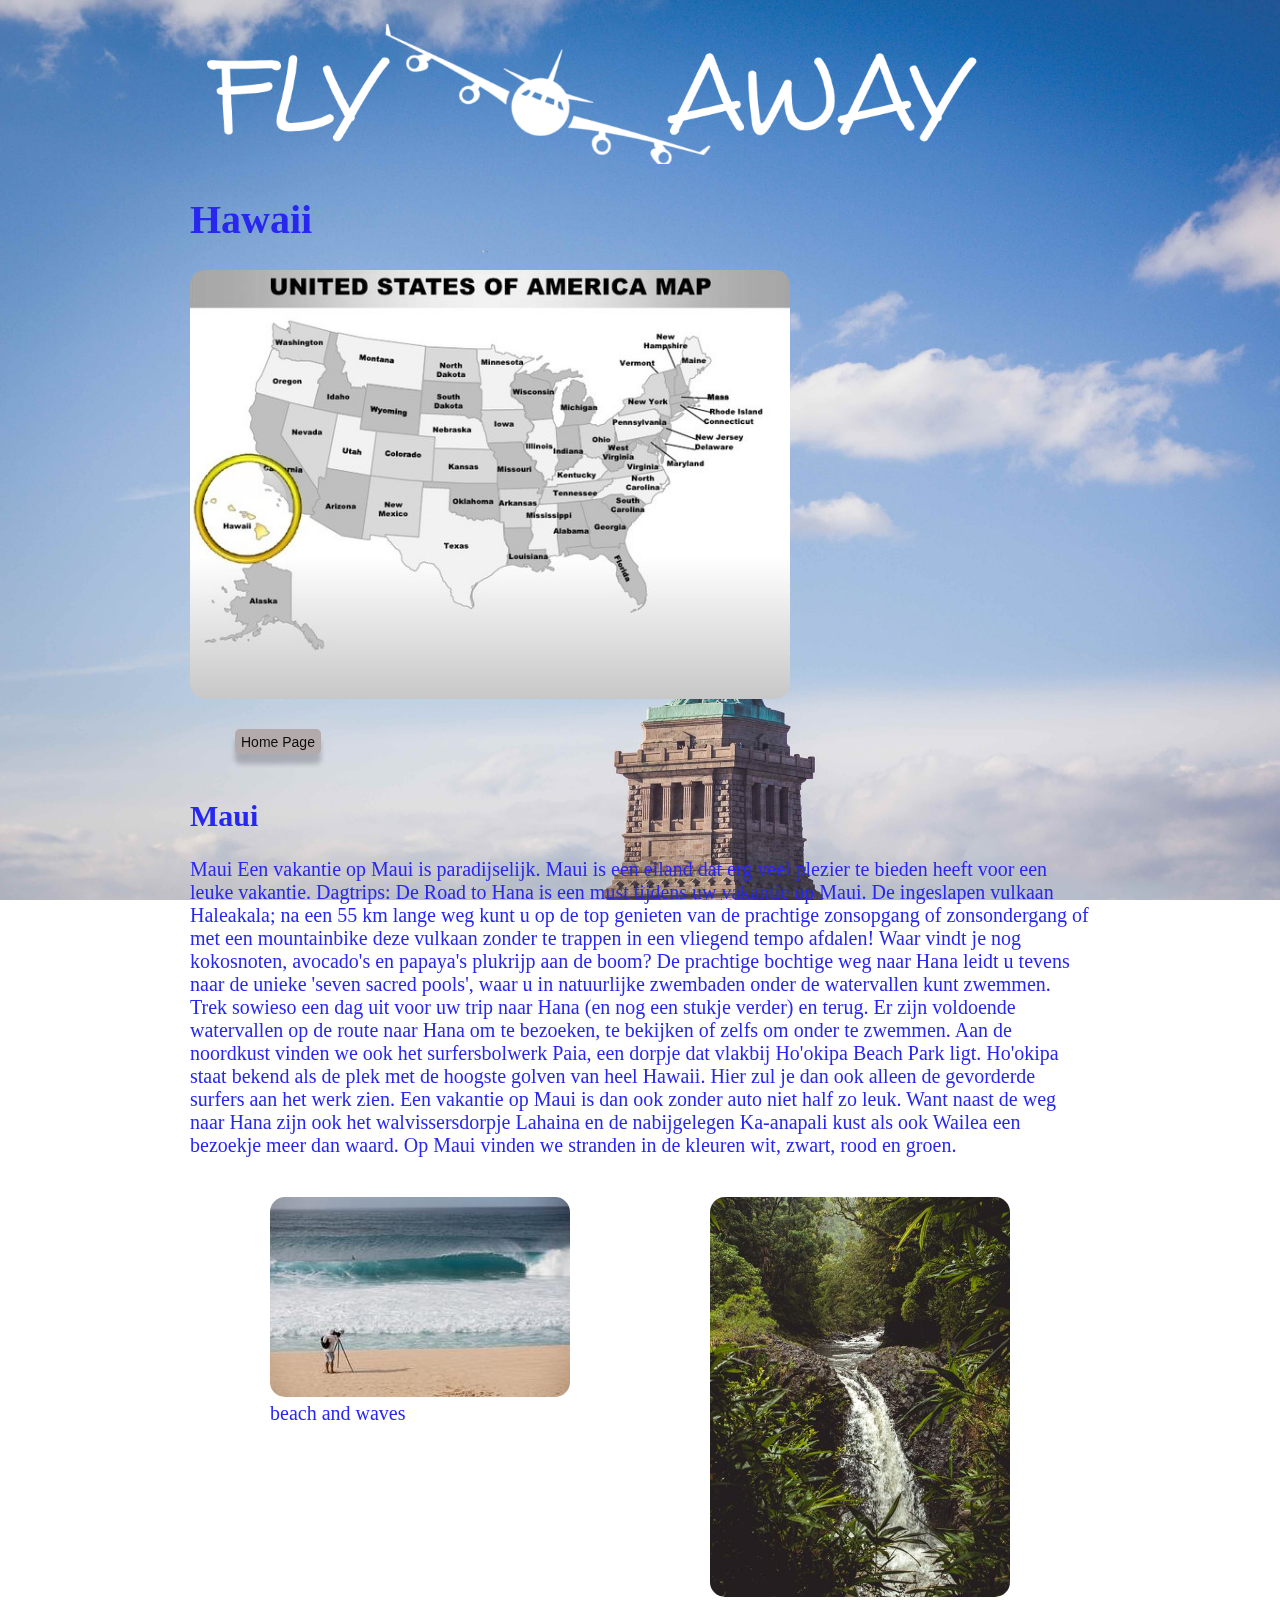
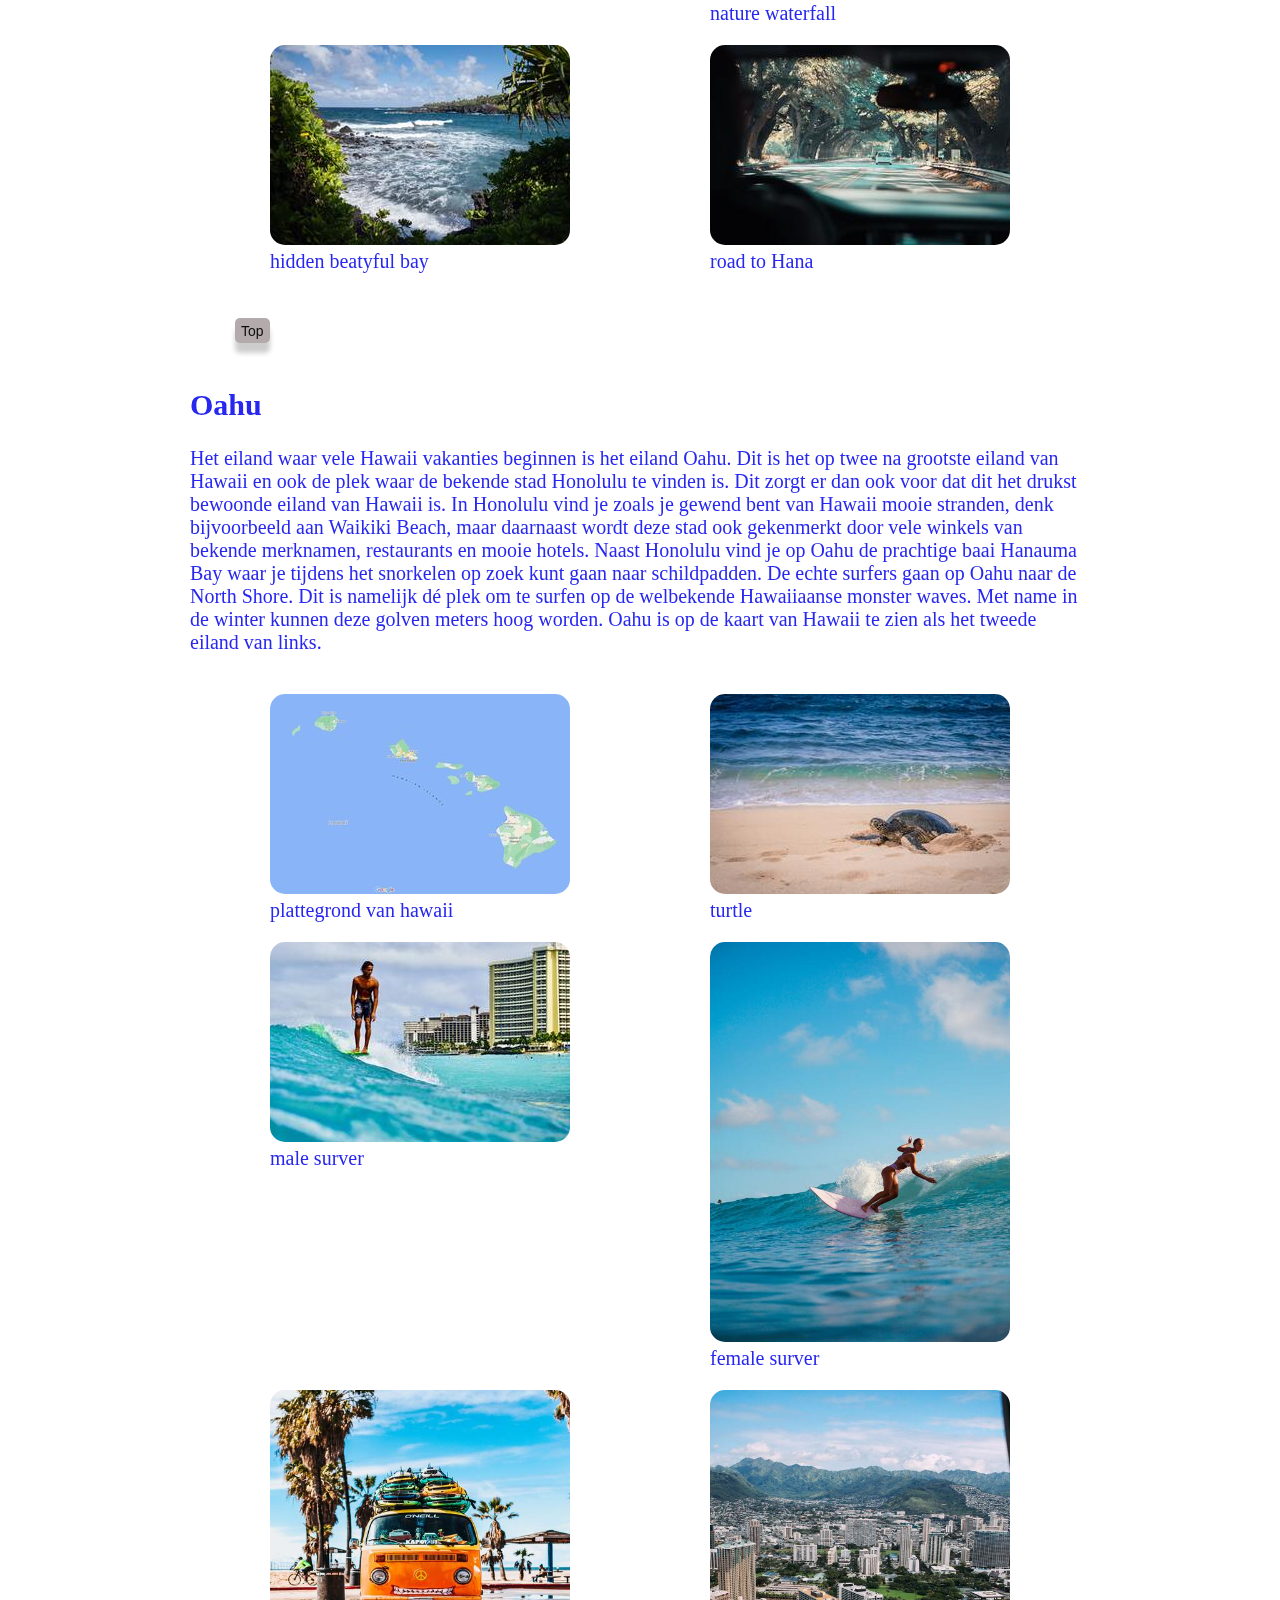
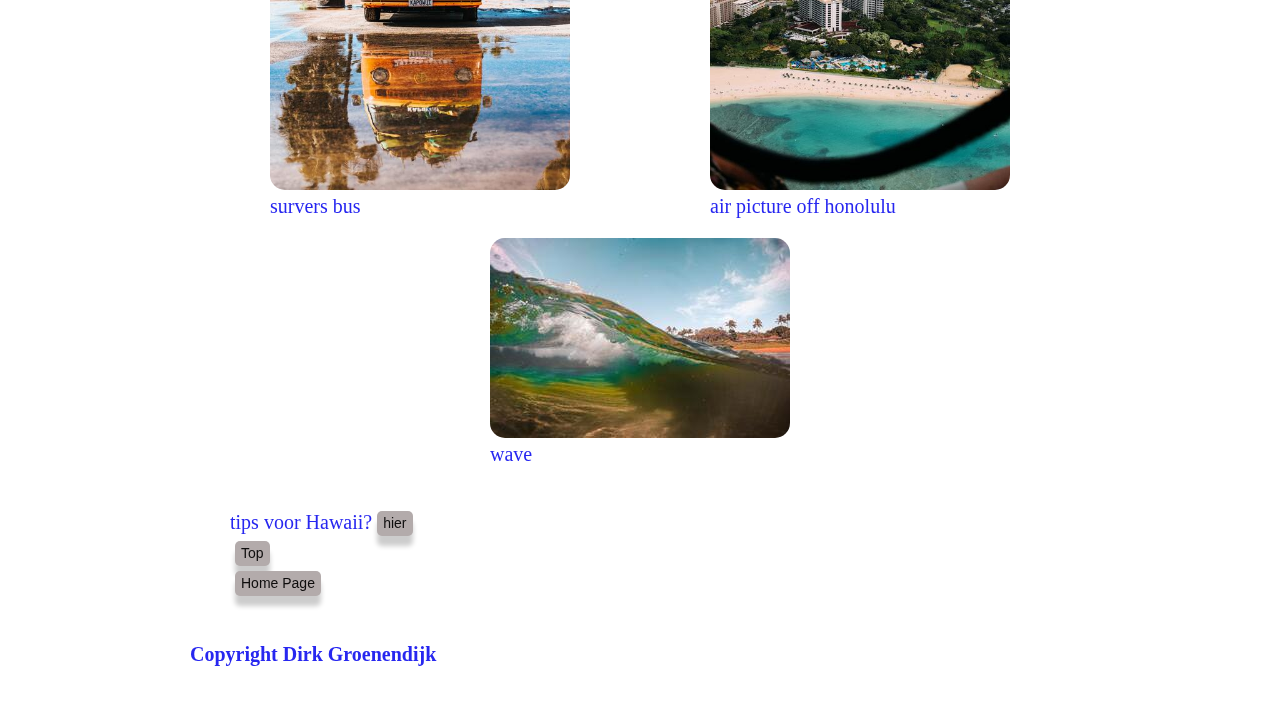
<file: eindopdracht hackaton/hawaii.html>
<!DOCTYPE html>
<html lang="en">
  <head>
    <meta charset="UTF-8" />
    <meta http-equiv="X-UA-Compatible" content="IE=edge" />
    <meta name="viewport" content="width=device-width, initial-scale=1.0" />
    <meta name="author" content="Dirk Groenendijk" />
    <link rel="stylesheet" href="styles.css" />
    <title>Hawaii</title>
  </head>
  
  <body>

    <div class="staten">

      <header>

        <a href="top"></a>
        <img class="logo" src="./foto/logo.png" alt="logo">
        <h1>Hawaii</h1>
        <img class="staat" src="./foto/usa-hawaii.jpg" alt="map off hawaii" />
        <br/>
      
      </header>      

      <nav>

        <ul>          
          <li>
            <button onclick="window.location.href='index.html'">Home Page</button>
          </li>
        </ul>

      </nav>

      <section>

        <h2>Maui</h2>
        <p>
          Maui Een vakantie op Maui is paradijselijk. Maui is een eiland dat erg
          veel plezier te bieden heeft voor een leuke vakantie. Dagtrips: De
          Road to Hana is een must tijdens uw vakantie op Maui. De ingeslapen
          vulkaan Haleakala; na een 55 km lange weg kunt u op de top genieten
          van de prachtige zonsopgang of zonsondergang of met een mountainbike
          deze vulkaan zonder te trappen in een vliegend tempo afdalen! Waar
          vindt je nog kokosnoten, avocado's en papaya's plukrijp aan de boom?
          De prachtige bochtige weg naar Hana leidt u tevens naar de unieke
          'seven sacred pools', waar u in natuurlijke zwembaden onder de
          watervallen kunt zwemmen. Trek sowieso een dag uit voor uw trip naar
          Hana (en nog een stukje verder) en terug. Er zijn voldoende
          watervallen op de route naar Hana om te bezoeken, te bekijken of zelfs
          om onder te zwemmen. Aan de noordkust vinden we ook het surfersbolwerk
          Paia, een dorpje dat vlakbij Ho'okipa Beach Park ligt. Ho'okipa staat
          bekend als de plek met de hoogste golven van heel Hawaii. Hier zul je
          dan ook alleen de gevorderde surfers aan het werk zien. Een vakantie
          op Maui is dan ook zonder auto niet half zo leuk. Want naast de weg
          naar Hana zijn ook het walvissersdorpje Lahaina en de nabijgelegen
          Ka-anapali kust als ook Wailea een bezoekje meer dan waard. Op Maui
          vinden we stranden in de kleuren wit, zwart, rood en groen.
        </p>
      
      </section>

      <figure class="visual">

        <figure>
          <img src="./foto/maui-1.jpg" alt="picture off beach and waves" />
          <figcaption>beach and waves</figcaption>
        </figure>
        <figure>
          <img class="bigger" src="./foto/maui-2.jpg" alt="picture off nature waterfall" />
          <figcaption>nature waterfall</figcaption>
        </figure>
        <figure>
          <img src="./foto/maui-3.jpg" alt="picture off hidden beatyful bay" />
          <figcaption>hidden beatyful bay</figcaption>
        </figure>
        <figure>
          <img src="./foto/maui-4.jpg" alt="picture off the road to hana" />
          <figcaption>road to Hana</figcaption>
        </figure>

      </figure>    

      <nav>

        <ul>
          <li>
            <button onclick="window.location.href='top'">Top</button>
          </li>
        </ul>

      </nav>

      <section>

        <h2>Oahu</h2>
        <p>
          Het eiland waar vele Hawaii vakanties beginnen is het eiland Oahu. Dit
          is het op twee na grootste eiland van Hawaii en ook de plek waar de
          bekende stad Honolulu te vinden is. Dit zorgt er dan ook voor dat dit
          het drukst bewoonde eiland van Hawaii is. In Honolulu vind je zoals je
          gewend bent van Hawaii mooie stranden, denk bijvoorbeeld aan Waikiki
          Beach, maar daarnaast wordt deze stad ook gekenmerkt door vele winkels
          van bekende merknamen, restaurants en mooie hotels. Naast Honolulu
          vind je op Oahu de prachtige baai Hanauma Bay waar je tijdens het
          snorkelen op zoek kunt gaan naar schildpadden. De echte surfers gaan
          op Oahu naar de North Shore. Dit is namelijk dé plek om te surfen op
          de welbekende Hawaiiaanse monster waves. Met name in de winter kunnen
          deze golven meters hoog worden. Oahu is op de kaart van Hawaii te zien
          als het tweede eiland van links.
        </p>
      
      </section>

      <figure class="visual">

        <figure>
          <img src="./foto/hawaii-1.jpg" alt="plattegrond van hawaii" />
          <figcaption>plattegrond van hawaii</figcaption>
        </figure>
        <figure>
          <img src="./foto/oahu-4.jpg" alt="picture off a turtle" />
          <figcaption>turtle</figcaption>
        </figure>
        <figure>
          <img src="./foto/oahu-3.jpg" alt="picture off a male surver" />
          <figcaption>male surver</figcaption>
        </figure>
        <figure>
          <img class="bigger" src="./foto/oahu-2.jpg" alt="picture off a female surver" />
          <figcaption>female surver</figcaption>
        </figure>
        <figure>
          <img class="bigger" src="./foto/hawaii-9.jpg" alt="picture off a survers bus" />
          <figcaption>survers bus</figcaption>
        </figure>
        <figure>
          <img class="bigger" src="./foto/hawaii-2.jpg" alt=" air picture off honolulu" />
          <figcaption>air picture off honolulu</figcaption>
        </figure>
        <figure>
          <img src="./foto/hawaii-7.jpg" alt="picture off a wave" />
          <figcaption>wave</figcaption>
        </figure>

      </figure>
      
      <nav>

        <ul>
          <li>
            tips voor Hawaii?<a href="form.html"><button>hier</button></a>
          </li>
          <li>
            <button onclick="window.location.href='#top'">Top</button>
          </li>
          <li>
            <button onclick="window.location.href='index.html'">Home Page</button>
          </li>
        </ul>

      </nav>

      <footer>

        <h4>Copyright Dirk Groenendijk</h4>

      </footer>
    
    </div>

  </body>

</html>
</file>
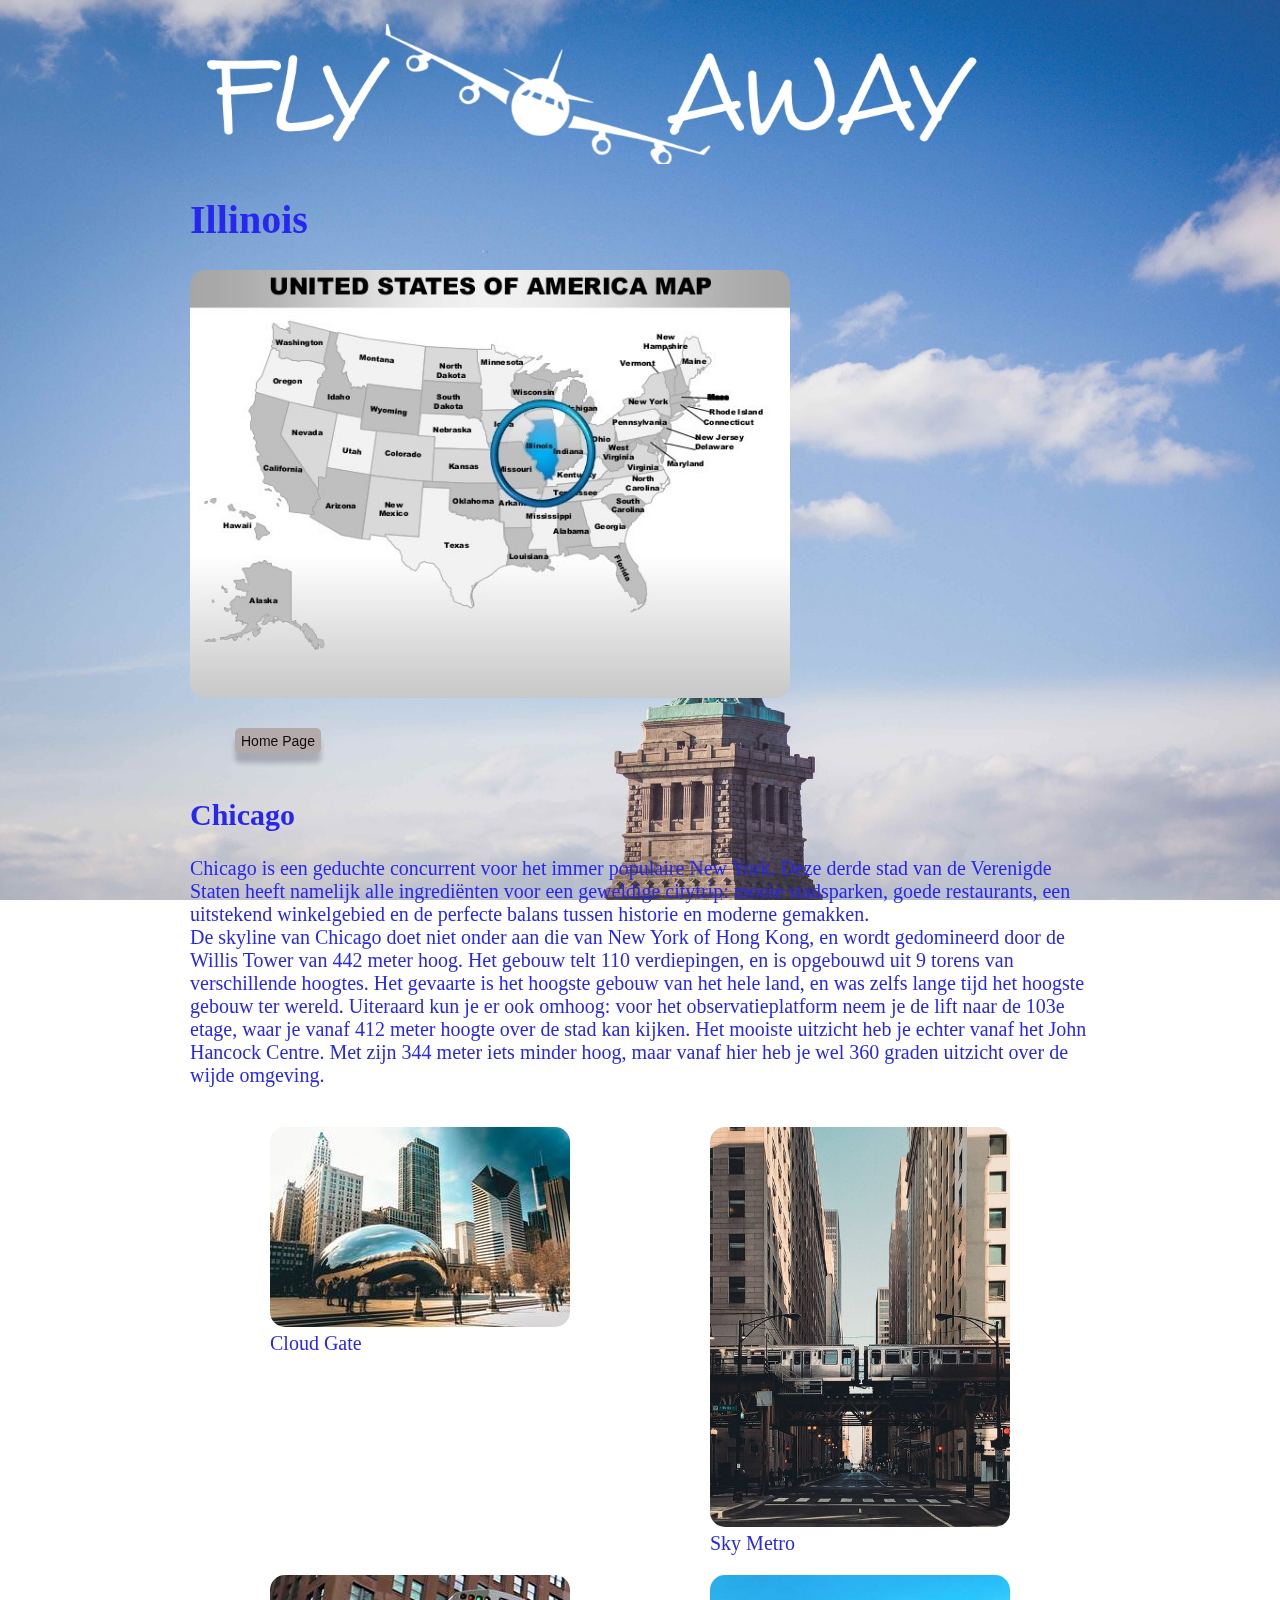
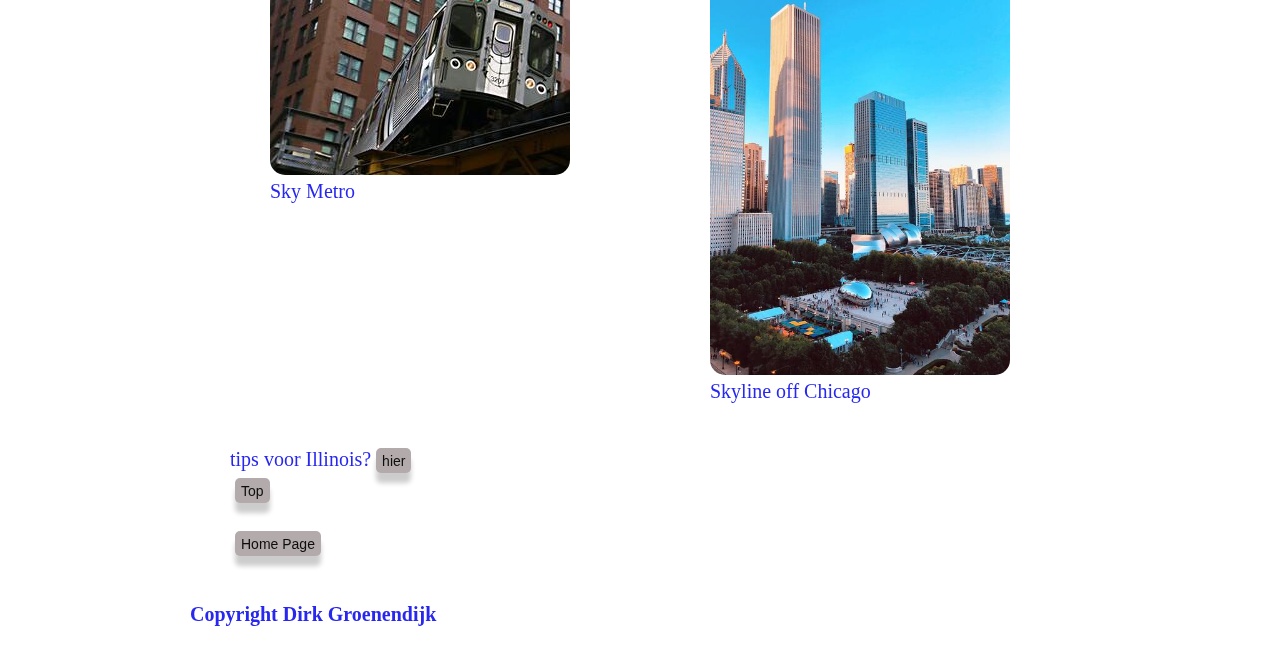
<file: eindopdracht hackaton/Illinois.html>
<!DOCTYPE html>
<html lang="en">
  <head>
    <meta charset="UTF-8" />
    <meta http-equiv="X-UA-Compatible" content="IE=edge" />
    <meta name="viewport" content="width=device-width, initial-scale=1.0" />
    <meta name="author" content="Dirk Groenendijk" />
    <link rel="stylesheet" href="styles.css" />
    <title>Illinois</title>
  </head>

  <body>
    
    <div class="staten">

      <header>

       <a href="top"></a>
       <img class="logo" src="./foto/logo.png" alt="logo">
       <h1>Illinois</h1>
       <img class="staat" src="./foto/usa-illinois.jpg" alt="plattegrond van de staat Illinois"/>
       <br>

      </header>
      
      <nav>

        <ul>
          <li>
            <button onclick="window.location.href='index.html'">Home Page</button>
          </li>
        </ul>

      </nav>  

      <section>

        <h2>Chicago</h2>
        <p>
          Chicago is een geduchte concurrent voor het immer populaire New
          York. Deze derde stad van de Verenigde Staten heeft namelijk alle
          ingrediënten voor een geweldige citytrip: mooie stadsparken, goede
          restaurants, een uitstekend winkelgebied en de perfecte balans
          tussen historie en moderne gemakken. <br />
          De skyline van Chicago doet niet onder aan die van New York of Hong
          Kong, en wordt gedomineerd door de Willis Tower van 442 meter hoog.
          Het gebouw telt 110 verdiepingen, en is opgebouwd uit 9 torens van
          verschillende hoogtes. Het gevaarte is het hoogste gebouw van het
          hele land, en was zelfs lange tijd het hoogste gebouw ter wereld.
          Uiteraard kun je er ook omhoog: voor het observatieplatform neem je
          de lift naar de 103e etage, waar je vanaf 412 meter hoogte over de
          stad kan kijken. Het mooiste uitzicht heb je echter vanaf het John
          Hancock Centre. Met zijn 344 meter iets minder hoog, maar vanaf hier
          heb je wel 360 graden uitzicht over de wijde omgeving.
        </p>
      
      </section>

      <figure class="visual">

        <figure>
          <img src="./foto/chicago-1.jpg" alt="cloud gate" />
          <figcaption>Cloud Gate</figcaption>
        </figure>       
        <figure>
          <img class="bigger" src="./foto/chicago-3.jpg" alt="sky metro2" />
          <figcaption>Sky Metro</figcaption>
        </figure>
        <figure>
          <img src="./foto/chicago-2.jpg" alt="sky metro" />
          <figcaption>Sky Metro</figcaption>
        </figure>
        <figure>
          <img class="bigger" src="./foto/chicago-4.jpg" alt="skyline chicago"/>
          <figcaption>Skyline off Chicago</figcaption>
        </figure>

      </figure>
      
      <nav>
        
        <ul>
          <li>
            tips voor Illinois?<a href="form.html"><button > hier</button></a>
          </li>
          <li>
            <button onclick="window.location.href='#top'">Top</button>
          </li>
          <br>
          <li><button onclick="window.location.href='index.html'">Home Page</button></li>
        </ul>

      </nav>

      <footer>

        <h4>Copyright Dirk Groenendijk</h4>

      </footer>
    
    </div>

  </body>

</html>
</file>
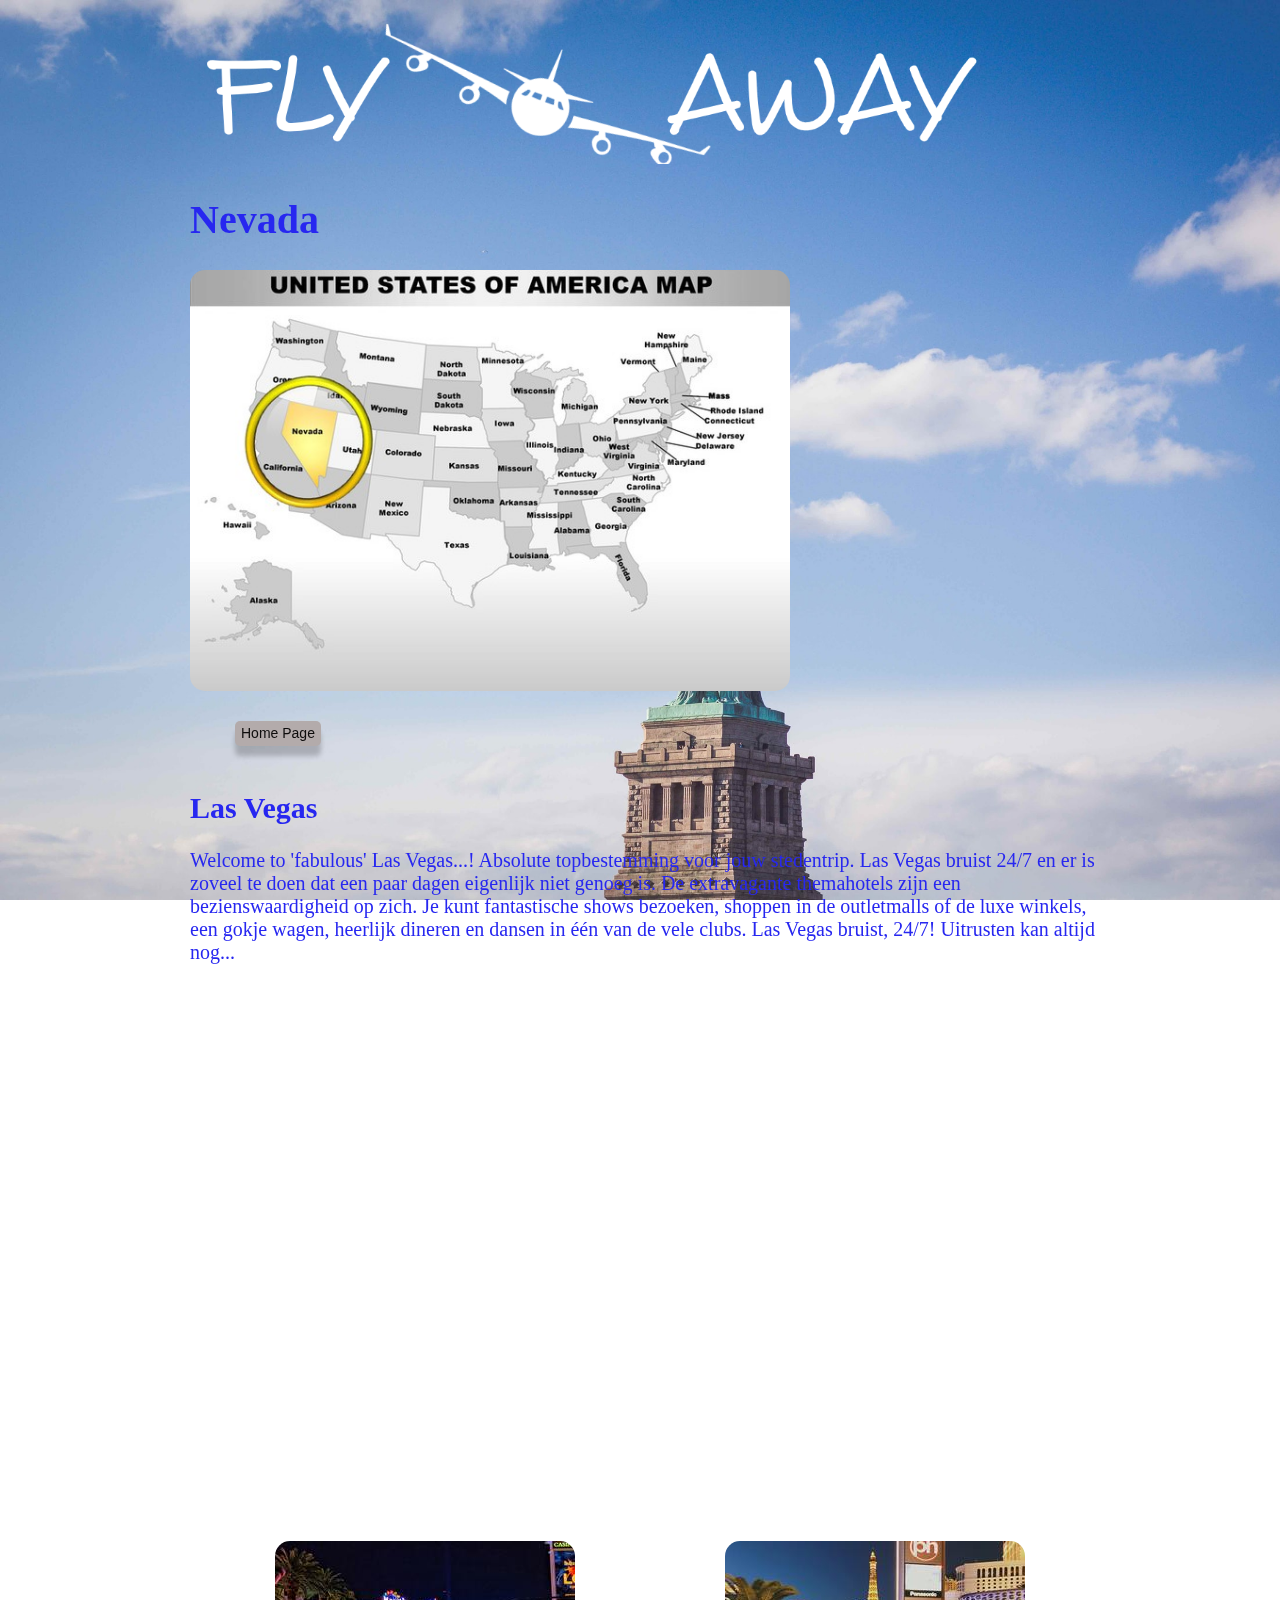
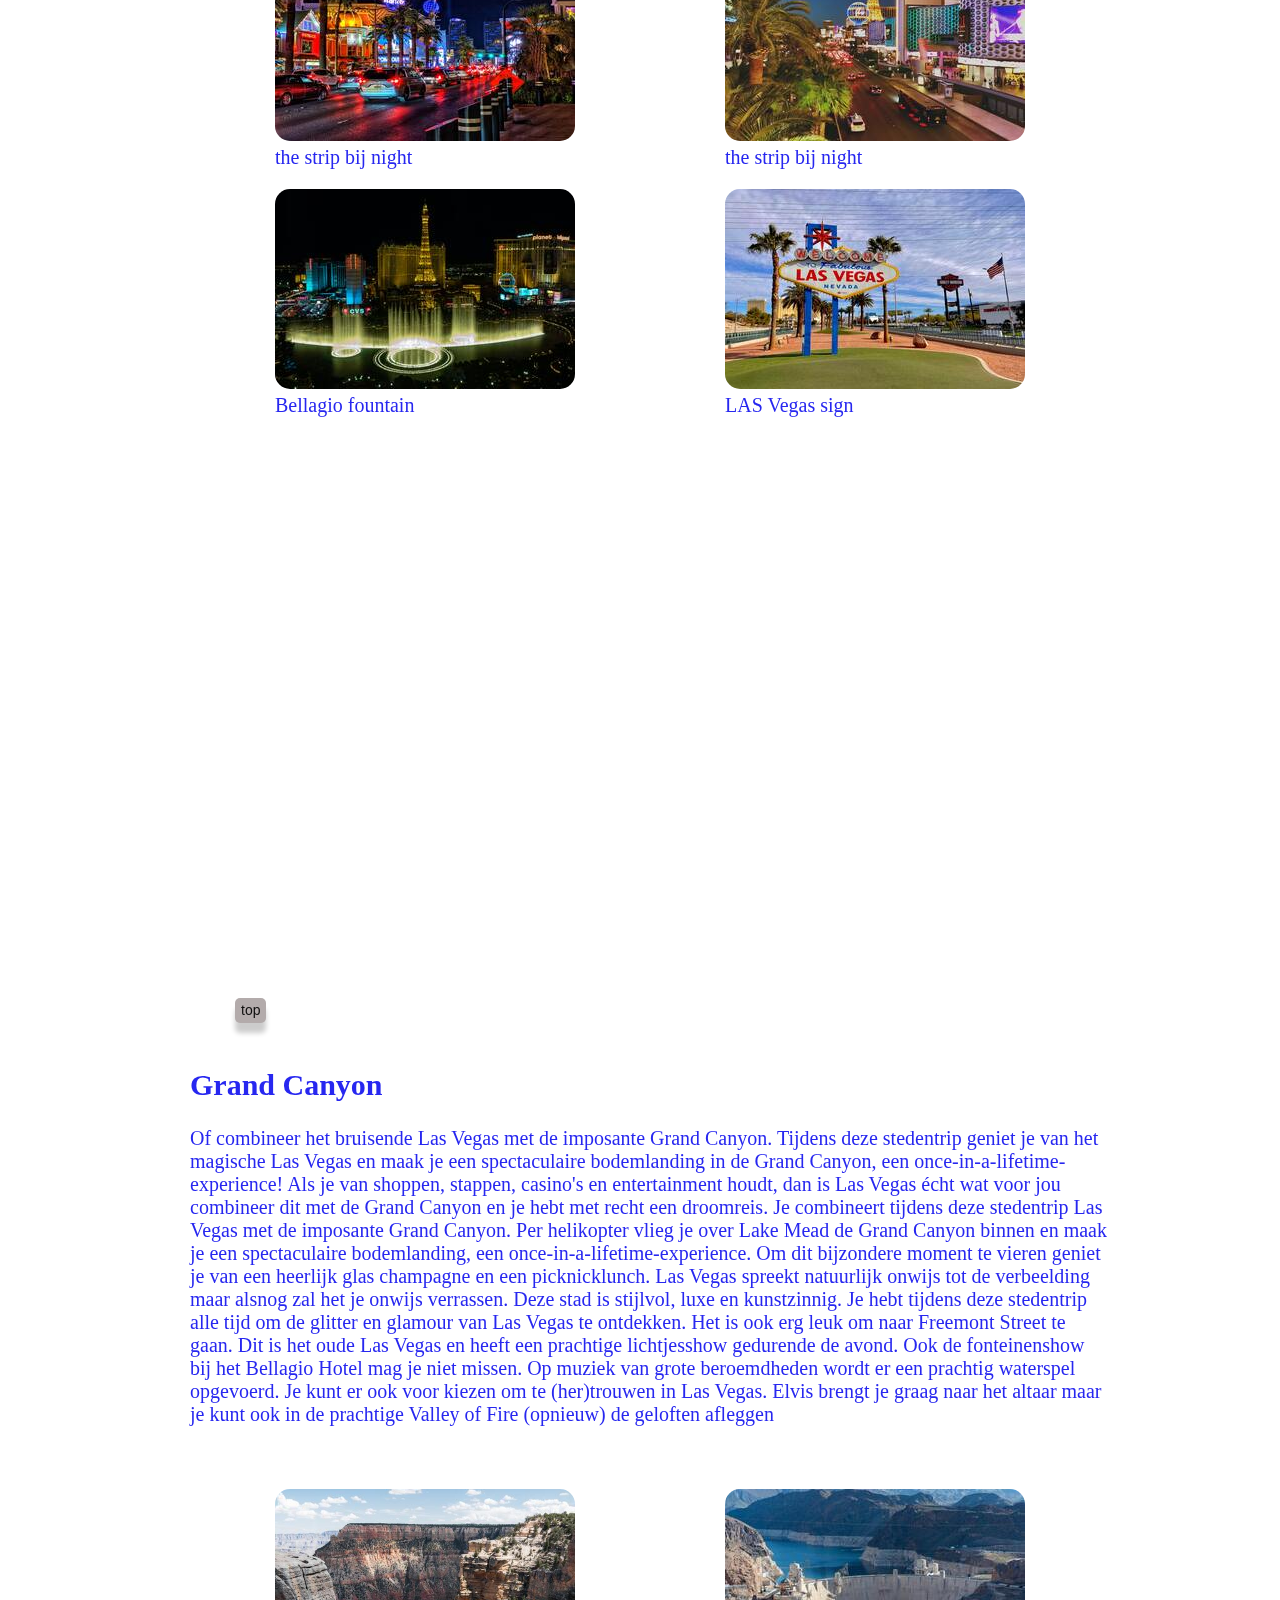
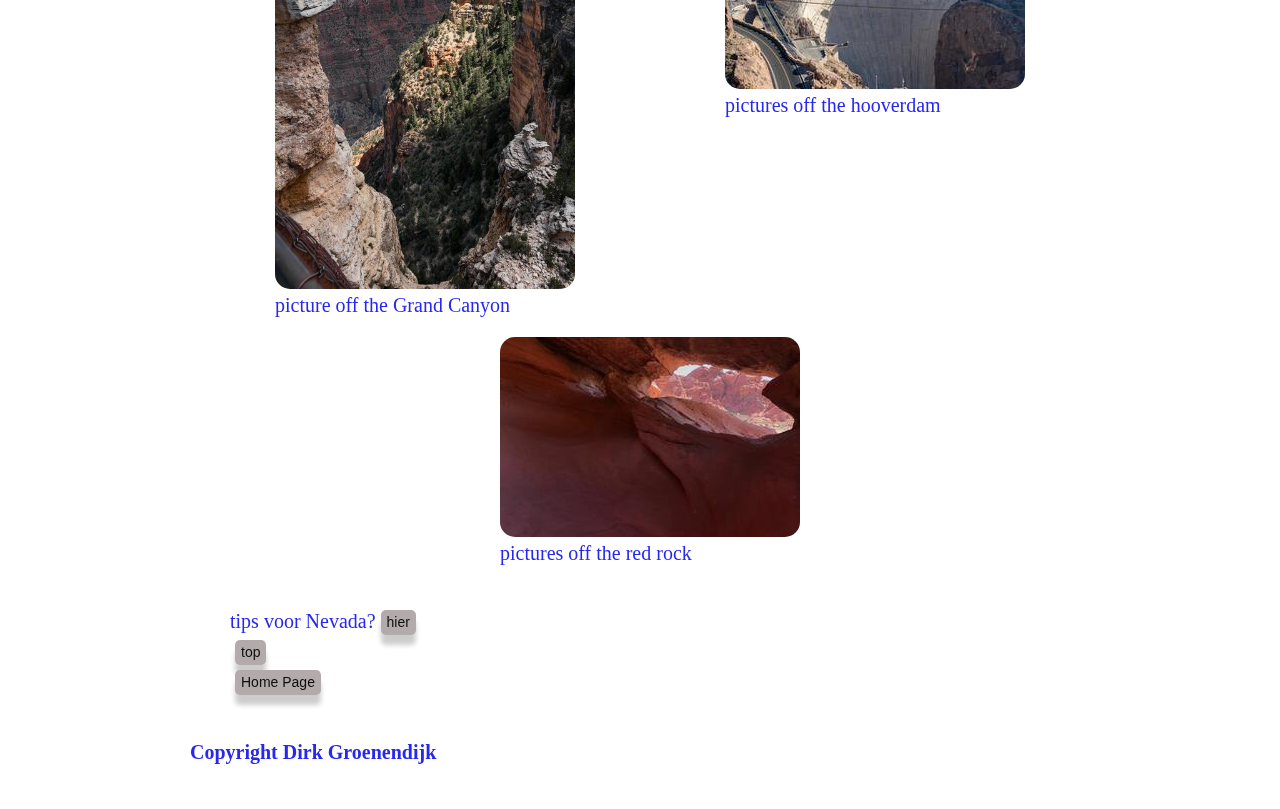
<file: eindopdracht hackaton/nevada.html>
<!DOCTYPE html>
<html lang="en">
  <head>
    <meta charset="UTF-8" />
    <meta http-equiv="X-UA-Compatible" content="IE=edge" />
    <link rel="stylesheet" href="https://fonts.googleapis.com/css?family=Sofia&effect=neon|outline|emboss|shadow-multiple">
    <meta name="viewport" content="width=device-width, initial-scale=1.0" />
    <meta name="author" content="Dirk Groenendijk" />
    <link rel="stylesheet" href="styles.css" />
    <title>Nevada</title>
  </head>

  <body>

    <div class="staten">
      
      <header>

       <a href="top"></a>
       <img class="logo" src="./foto/logo.png" alt="logo">
       <h1>Nevada</h1>
       <img class="staat" src="./foto/usa-nevada.jpg" alt="map off navada" />
       <br/>

      </header>
      
      <nav>

        <ul>          
          <li>
            <button onclick="window.location.href='index.html'">Home Page</button>
          </li>
        </ul>

      </nav>

      <section>

        <h2 class="font-effect-neon">Las Vegas</h2>
        <p>
          Welcome to 'fabulous' Las Vegas...! Absolute topbestemming voor jouw
          stedentrip. Las Vegas bruist 24/7 en er is zoveel te doen dat een paar
          dagen eigenlijk niet genoeg is. De extravagante themahotels zijn een
          bezienswaardigheid op zich. Je kunt fantastische shows bezoeken,
          shoppen in de outletmalls of de luxe winkels, een gokje wagen,
          heerlijk dineren en dansen in één van de vele clubs. Las Vegas bruist,
          24/7! Uitrusten kan altijd nog...
        </p>

      </section>

      <figure class="video">

        <figure>
          <iframe class="responsive-iframe" src="https://www.youtube.com/embed/y-gRP-DNGBk?playlist=y-gRP-DNGBk&loop=1" frameborder="0">Video opgenomen in Club </iframe>
        </figure>

      </figure>

      <figure class="visual">
        
        <figure>
          <img src="./foto/lasvegas-1.jpg" alt="picture off the strip bij night"/>
          <figcaption>the strip bij night</figcaption>
        </figure>
        <figure>
          <img src="./foto/lasvegas-5.jpg" alt="picture off the strip bij night"/>
          <figcaption>the strip bij night</figcaption>
        </figure>
        <figure>
          <img src="./foto/lasvegas-6.jpg" alt="picture off bellagio fountain" />
          <figcaption>Bellagio fountain</figcaption>
        </figure>
        <figure>
          <img src="./foto/lasvegas-7.jpg" alt="picture off Las vegas sig" />
          <figcaption>LAS Vegas sign</figcaption>
        </figure>
        
      </figure>

      <figure class="video">

        <figure>
          <iframe class="responsive-iframe" src="https://www.youtube.com/embed/066wZH3hUCw?playlist=066wZH3hUCw&loop=1" frameborder="0">Video opgenomen in Club Omnia </iframe>
        </figure>

      </figure>
      
      <nav>

        <ul>
          <li>
            <button onclick="window.location.href='#top'">top</button>
          </li>
        </ul>

      </nav>

      <section>

        <h2>Grand Canyon</h2>
        <p>
          Of combineer het bruisende Las Vegas met de imposante Grand Canyon.
          Tijdens deze stedentrip geniet je van het magische Las Vegas en maak
          je een spectaculaire bodemlanding in de Grand Canyon, een
          once-in-a-lifetime-experience! Als je van shoppen, stappen, casino's
          en entertainment houdt, dan is Las Vegas écht wat voor jou combineer
          dit met de Grand Canyon en je hebt met recht een droomreis. Je
          combineert tijdens deze stedentrip Las Vegas met de imposante Grand
          Canyon. Per helikopter vlieg je over Lake Mead de Grand Canyon binnen
          en maak je een spectaculaire bodemlanding, een
          once-in-a-lifetime-experience. Om dit bijzondere moment te vieren
          geniet je van een heerlijk glas champagne en een picknicklunch. Las
          Vegas spreekt natuurlijk onwijs tot de verbeelding maar alsnog zal het
          je onwijs verrassen. Deze stad is stijlvol, luxe en kunstzinnig. Je
          hebt tijdens deze stedentrip alle tijd om de glitter en glamour van
          Las Vegas te ontdekken. Het is ook erg leuk om naar Freemont Street te
          gaan. Dit is het oude Las Vegas en heeft een prachtige lichtjesshow
          gedurende de avond. Ook de fonteinenshow bij het Bellagio Hotel mag je
          niet missen. Op muziek van grote beroemdheden wordt er een prachtig
          waterspel opgevoerd. Je kunt er ook voor kiezen om te (her)trouwen in
          Las Vegas. Elvis brengt je graag naar het altaar maar je kunt ook in
          de prachtige Valley of Fire (opnieuw) de geloften afleggen
        </p>

      </section>

      <figure class="visual">

        <figure>
          <img class="bigger" src="./foto/lasvegas-2.jpg" alt="picture off the Grand Canyon" />
          <figcaption>picture off the Grand Canyon</figcaption>
        </figure>
        <figure>
          <img src="./foto/lasvegas-3.jpg" alt="pictures off the hooverdam" />
          <figcaption>pictures off the hooverdam</figcaption>
        </figure>
        <figure>
          <img src="./foto/lasvegas-4.jpg" alt="pictures off the red rock" />
          <figcaption>pictures off the red rock</figcaption>
        </figure>

      </figure>
      
      <nav>

        <ul> 
          <li>
            tips voor Nevada?<a href="form.html"><button > hier</button></a>
          </li>         
          <li>
            <button onclick="window.location.href='#top'">top</button>
          </li>
          <li>
            <button onclick="window.location.href='index.html'">Home Page</button>
          </li>          
        </ul>

      </nav>

      <footer>

        <h4>Copyright Dirk Groenendijk</h4>

      </footer>
      
    </div>

  </body>

</html>
</file>
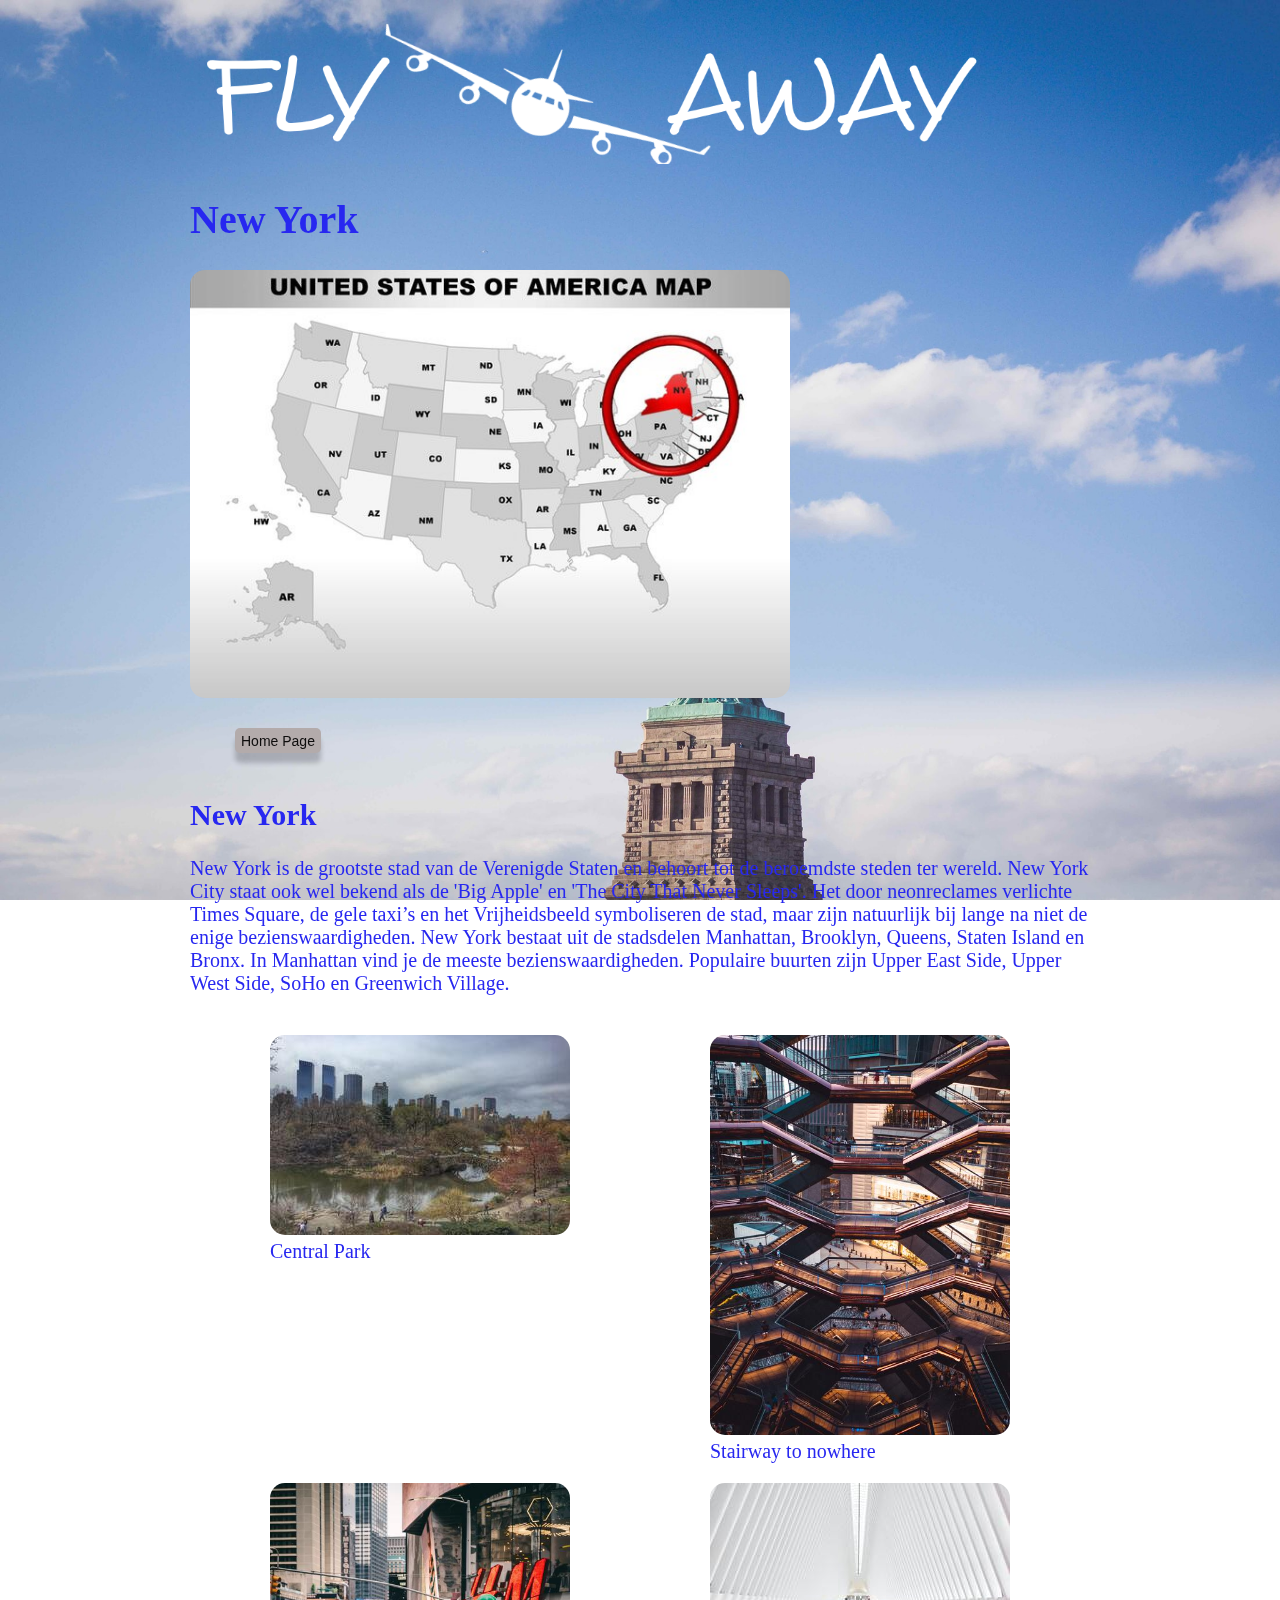
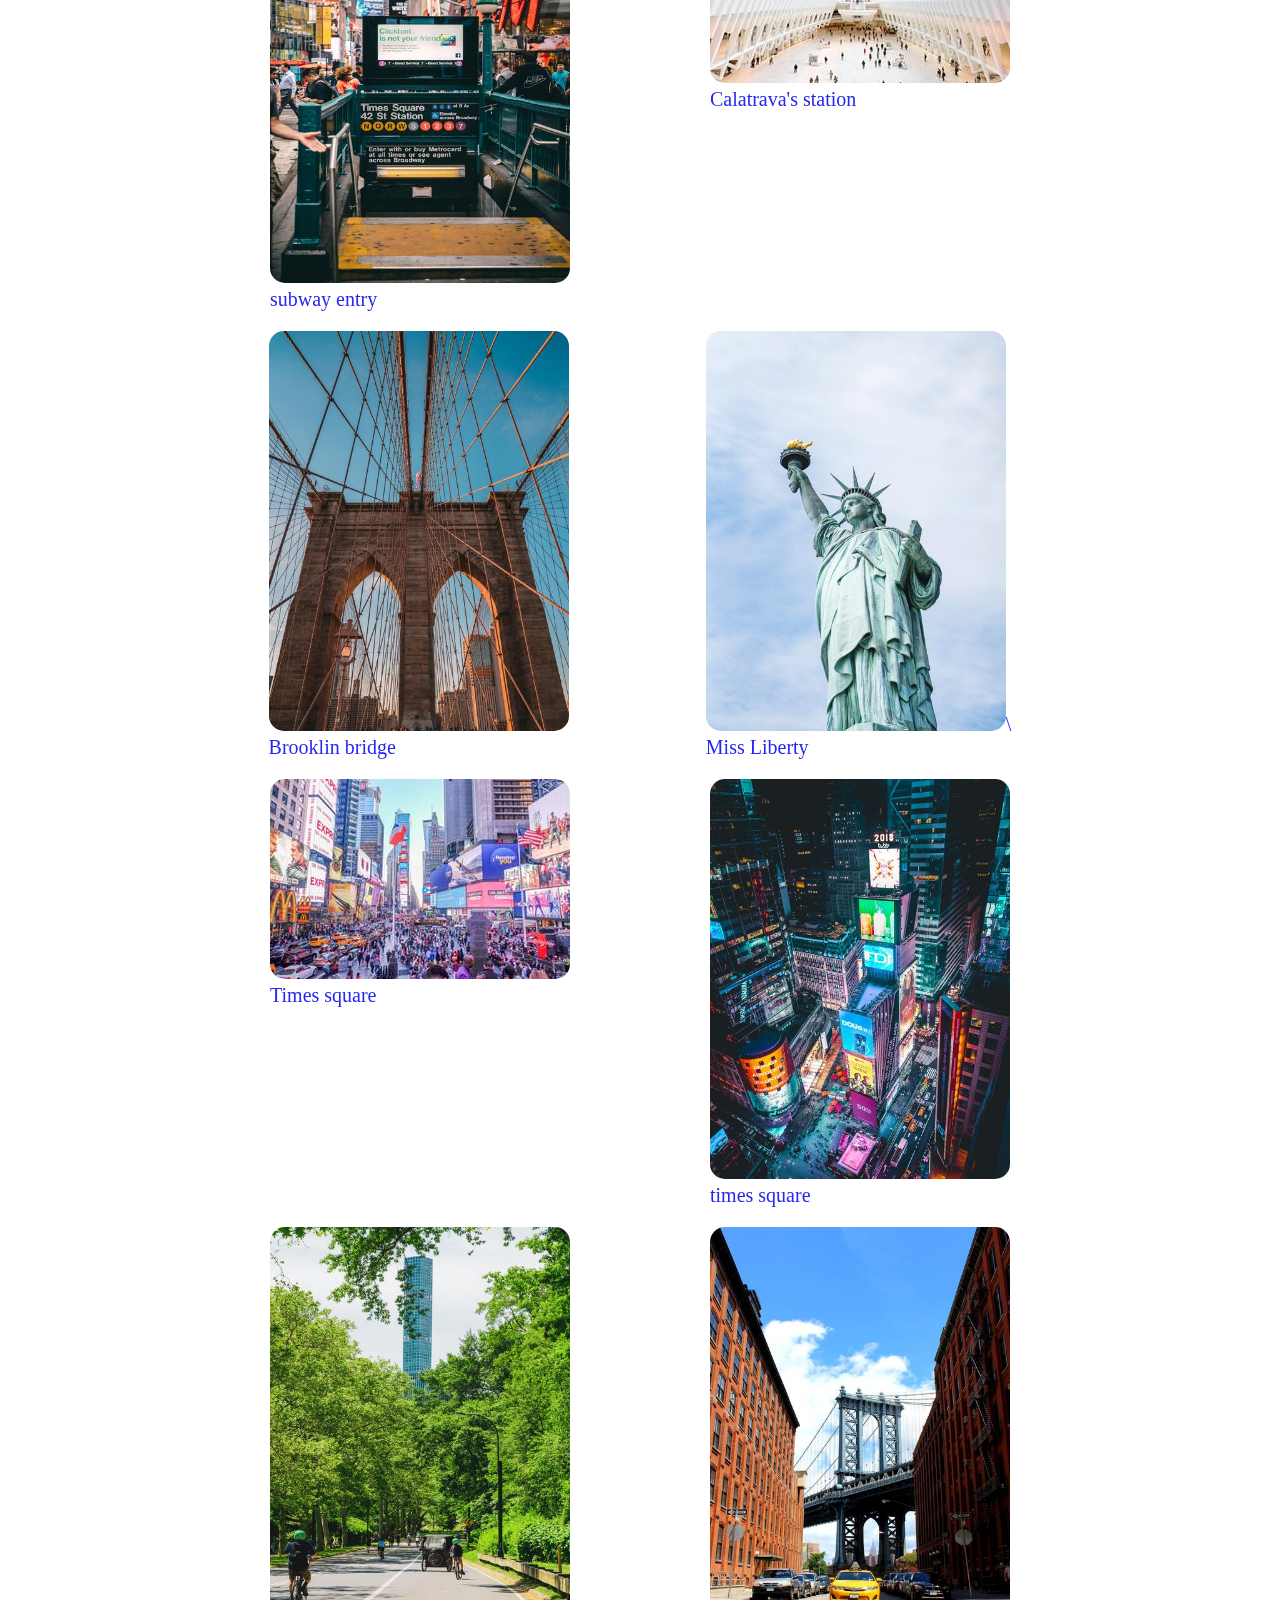
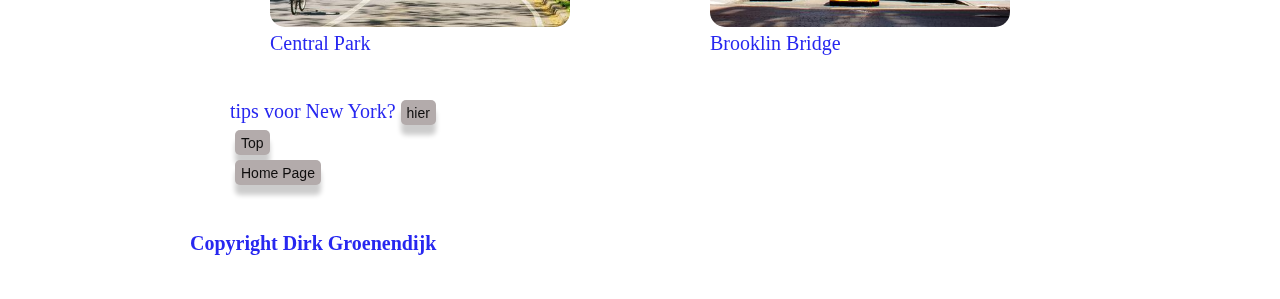
<file: eindopdracht hackaton/newyork.html>
<!DOCTYPE html>
<html lang="en">
  <head>
    <meta charset="UTF-8" />
    <meta http-equiv="X-UA-Compatible" content="IE=edge" />
    <meta name="viewport" content="width=device-width, initial-scale=1.0" />
    <meta name="author" content="Dirk Groenendijk" />
    <link rel="stylesheet" href="styles.css" />
    <title>NewYork</title>
  </head>

  <body>
    
    <div class="staten">

      <header>

       <a href="top"></a>
       <img class="logo" src="./foto/logo.png" alt="logo">
       <h1>New York</h1>
       <img class="staat" src="./foto/newyork-map.jpg" alt="plattegrond van de staat NewYork"/>
       <br>

      </header>
      
      <nav>

        <ul>
          <li>
            <button class="button" onclick="window.location.href='index.html'">Home Page</button>
          </li>
        </ul>

      </nav>      

      <section>

        <h2>New York</h2>
        <p>
          New York is de grootste stad van de Verenigde Staten en behoort tot
          de beroemdste steden ter wereld. New York City staat ook wel bekend
          als de 'Big Apple' en 'The City That Never Sleeps'. Het door
          neonreclames verlichte Times Square, de gele taxi’s en het
          Vrijheidsbeeld symboliseren de stad, maar zijn natuurlijk bij lange
          na niet de enige bezienswaardigheden. New York bestaat uit de
          stadsdelen Manhattan, Brooklyn, Queens, Staten Island en Bronx. In
          Manhattan vind je de meeste bezienswaardigheden. Populaire buurten
          zijn Upper East Side, Upper West Side, SoHo en Greenwich Village.
        </p>
      
      </section>

      <figure class="visual">

        <figure>
          <img src="./foto/newyork-7.jpg" alt="another picture off the Central Park"/>
          <figcaption>Central Park</figcaption>
        </figure>
        <figure>
          <img class="bigger" src="./foto/newyork-1.jpg" alt="picture off the stairway to nowhere"/>
          <figcaption>Stairway to nowhere</figcaption>
        </figure>
        <figure>
          <img class="bigger" src="./foto/newyork-10.jpg" alt="picture off the subway entry"/>
          <figcaption>subway entry</figcaption>
        </figure>  
        <figure>
          <img src="./foto/newyork-3.jpg" alt="picture off the inside off the Calatrava's station"/>
          <figcaption>Calatrava's station</figcaption>        
        </figure>
        <figure>
          <img class="bigger" src="./foto/newyork-2.jpg" alt="picture off the Brooklin bridge"/>
          <figcaption>Brooklin bridge</figcaption>
        </figure>  
        <figure>
          <img class="bigger" src="./foto/newyork-4.jpg" alt="picture off the Miss Liberty"/>\
          <figcaption>Miss Liberty</figcaption>
        </figure>
        <figure>
          <img src="./foto/newyork-9.jpg" alt="another picture off the Times square"/>
          <figcaption>Times square</figcaption>
        </figure>  
        <figure>
          <img class="bigger" src="./foto/newyork-5.jpg" alt="picture off the times square"/>
          <figcaption>times square</figcaption>
        </figure>  
        <figure>
          <img class="bigger" src="./foto/newyork-6.jpg" alt="picture off the Central Park"/>
          <figcaption>Central Park</figcaption>
        </figure>  
        <figure>
          <img class="bigger" src="./foto/newyork-8.jpg" alt="another picture off the Brooklin bridge"/>
          <figcaption>Brooklin Bridge</figcaption>
        </figure>

      </figure>
      
      <nav>

        <ul>
          <li>
            tips voor New York?<a href="form.html"><button > hier</button></a>
          </li>
          <li>
            <button class="button" onclick="window.location.href='#top'">Top</button>
          </li>
          <li>
            <button class="button" onclick="window.location.href='index.html'">Home Page</button>
          </li>
        </ul>

      </nav>

      <footer>

        <h4>Copyright Dirk Groenendijk</h4>

      </footer>
    
    </div>

  </body>

</html>
</file>
<file: eindopdracht kleurentoggle/styles.css>
* {
  padding: 10px;
}

body {
  display: -webkit-box;
  display: -ms-flexbox;
  display: flex;
  -webkit-box-orient: horizontal;
  -webkit-box-direction: normal;
      -ms-flex-direction: row;
          flex-direction: row;
  -ms-flex-wrap: nowrap;
      flex-wrap: nowrap;
  -webkit-box-pack: space-evenly;
      -ms-flex-pack: space-evenly;
          justify-content: space-evenly;
  background-color: grey;
}

p {
  background-color: #fffcf9;
  border-radius: 10px;
}

span {
  text-transform: uppercase;
}

nav {
  width: 200px;
}

nav #menu-btn {
  width: 90px;
  height: 90px;
  background-color: transparent;
  background-image: url(./img/menu.png);
  background-position: center;
  background-repeat: no-repeat;
  background-size: 80%;
  border-radius: 15px;
  -webkit-transition: all 0.5s ease-in-out;
  transition: all 0.5s ease-in-out;
}

nav #menu-btn:hover {
  -webkit-transform: rotate(90deg);
          transform: rotate(90deg);
}

nav #menu-color {
  opacity: 0;
  width: 200px;
  left: 0px;
  top: 150px;
  position: absolute;
  border-style: solid;
  border-radius: 10px;
  background-color: #6997ec;
  -webkit-animation-name: slideRight;
          animation-name: slideRight;
  -webkit-animation-duration: 5s;
          animation-duration: 5s;
  -webkit-animation-fill-mode: both;
          animation-fill-mode: both;
}

@-webkit-keyframes slideRight {
  0% {
    left: -300px;
  }
  100% {
    left: 200px;
  }
}

@keyframes slideRight {
  0% {
    left: -300px;
  }
  100% {
    left: 200px;
  }
}

@-webkit-keyframes slideleft {
  0% {
    left: 200px;
  }
  100% {
    left: 1500px;
  }
}

@keyframes slideleft {
  0% {
    left: 200px;
  }
  100% {
    left: 1500px;
  }
}

nav li {
  border-style: solid;
  border-radius: 10px;
  list-style: none;
  text-align: center;
}

.gray {
  background-color: gray;
}

.red {
  background-color: red;
}

.orange {
  background-color: #ff7300;
}

.purple {
  background-color: purple;
}

.green {
  background-color: green;
}
/*# sourceMappingURL=styles.css.map */
</file>
<file: Eindopdracht-AdvancedCSS/styles/styles.css>
.media {
  display: -webkit-box;
  display: -ms-flexbox;
  display: flex;
  -webkit-box-pack: center;
      -ms-flex-pack: center;
          justify-content: center;
  -webkit-box-align: end;
      -ms-flex-align: end;
          align-items: flex-end;
  -webkit-box-orient: vertical;
  -webkit-box-direction: normal;
      -ms-flex-flow: column;
          flex-flow: column;
  text-align: center;
  position: fixed;
  top: 100px;
  right: 10px;
  z-index: 1;
}

.media .social-media {
  display: inline-block;
  position: relative;
  overflow: hidden;
  -webkit-box-align: center;
      -ms-flex-align: center;
          align-items: center;
  width: 50px;
  height: 50px;
  -webkit-transition-duration: 3s;
          transition-duration: 3s;
  -webkit-transition: all 0.4s cubic-bezier(0.5, 1.6, 0.4, 0.7);
  transition: all 0.4s cubic-bezier(0.5, 1.6, 0.4, 0.7);
}

.media .social-media .text2 {
  position: relative;
  font-size: small;
  visibility: hidden;
  bottom: 45px;
  left: 15px;
  margin-left: 5px;
  -webkit-transition: 0ms;
  transition: 0ms;
}

.media .social-media:hover .text2 {
  visibility: visible;
  color: white;
  -webkit-transition-delay: 240ms;
          transition-delay: 240ms;
}

.media .face:hover,
.media .insta:hover,
.media .twit:hover,
.media .link:hover,
.media .git:hover {
  width: 200px;
}

.media .social-media::before {
  display: -webkit-box;
  display: -ms-flexbox;
  display: flex;
  font-style: normal;
  font-variant: normal;
  text-rendering: auto;
  line-height: 1.5;
  margin-left: 10px;
}

.media .face::before,
.media .insta::before,
.media .twit::before,
.media .link::before,
.media .git::before {
  font-family: "Font Awesome 5 brands";
  font-size: 30px;
  color: white;
}

.media .social-media {
  margin-right: 2rem;
}

.media .social-media.insta {
  -webkit-transition-timing-function: linear;
          transition-timing-function: linear;
  background-color: #e17b77;
}

.media .social-media.face {
  -webkit-transition-timing-function: linear;
          transition-timing-function: linear;
  background-color: #3b5998;
}

.media .social-media.twit {
  -webkit-transition-timing-function: linear;
          transition-timing-function: linear;
  background-color: #00aced;
}

.media .social-media.git {
  -webkit-transition-timing-function: linear;
          transition-timing-function: linear;
  background-color: #333;
}

.media .social-media.link {
  -webkit-transition-timing-function: linear;
          transition-timing-function: linear;
  background-color: #007bb6;
}

.media .insta::before {
  content: "\f16d";
}

.media .twit::before {
  content: "\f099";
}

.media .link::before {
  content: "\f0e1";
}

.media .face::before {
  content: "\f39e";
}

.media .git::before {
  content: "\f09b";
}

.Portfolio {
  max-width: 1000px;
  display: -ms-grid;
  display: grid;
  grid-gap: 15px;
  -ms-grid-columns: (minmax(250px, 1fr))[auto-fill];
      grid-template-columns: repeat(auto-fill, minmax(250px, 1fr));
}

.Portfolio .container {
  position: relative;
}

.Portfolio .image {
  width: 100%;
  height: auto;
  border-radius: 10px;
}

.Portfolio .overlay {
  position: absolute;
  top: 0;
  bottom: 0;
  left: 0;
  right: 0;
  height: 100%;
  width: 100%;
  opacity: 0;
  -webkit-transition: 1s ease-in-out;
  transition: 1s ease-in-out;
  background-color: #2c3a4b;
  border-radius: 10px;
}

.Portfolio .container:hover .overlay {
  opacity: 1;
}

.Portfolio .text {
  color: black;
  text-align: center;
  position: absolute;
  background-color: white;
  border-radius: 8px;
  font-size: 20px;
  top: 50%;
  left: 50%;
  -webkit-transform: translate(-50%, -50%);
  transform: translate(-50%, -50%);
}

.card {
  display: -webkit-box;
  display: -ms-flexbox;
  display: flex;
  -webkit-box-orient: vertical;
  -webkit-box-direction: normal;
      -ms-flex-direction: column;
          flex-direction: column;
  -webkit-box-pack: center;
      -ms-flex-pack: center;
          justify-content: center;
  -webkit-box-align: center;
      -ms-flex-align: center;
          align-items: center;
  background-color: white;
  width: 300px;
  height: 500px;
  border-radius: 20px;
  margin: 5px;
  padding: 25px;
  -webkit-box-shadow: 2px 10px 15px -5px rgba(0, 0, 0, 0.75);
  box-shadow: 2px 10px 15px -5px rgba(0, 0, 0, 0.75);
}

.card .card-foto {
  border-radius: 60px;
  margin-bottom: -60px;
  height: 120px;
}

.card .name {
  display: -webkit-box;
  display: -ms-flexbox;
  display: flex;
  -webkit-box-orient: vertical;
  -webkit-box-direction: normal;
      -ms-flex-direction: column;
          flex-direction: column;
  -webkit-box-pack: end;
      -ms-flex-pack: end;
          justify-content: flex-end;
  -webkit-box-align: center;
      -ms-flex-align: center;
          align-items: center;
  font-size: 0.8em;
  line-height: 1mm;
  color: white;
  padding: 25px;
  width: 300px;
  height: 210px;
  border-radius: 0 0 20px 20px;
  margin-bottom: -26px;
  padding-top: 30px;
  background: radial-gradient(circle at center top, transparent 65px, #686de0 0);
}

.card .name p {
  color: #aeb0ec;
}

body {
  background-color: #c3cfe2;
  font-size: 1.3em;
  line-height: 1.8rem;
  font-family: "Lucida Sans", "Lucida Sans Regular", "Lucida Grande", "Lucida Sans Unicode", Geneva, Verdana, sans-serif;
  color: black;
}
/*# sourceMappingURL=styles.css.map */
</file>
<file: eindopdracht hackaton/about.css>
body:before {
  content: "";
  display: block;
  width: 100%;
  height: 100%;
  position: fixed;
  left: 0;
  top: 0;
  z-index: -10;
  background-image: url(./foto/usa\ flag.jpg);
  background-repeat: no-repeat;
  background-size: cover;
  background-position: left top;
  background-color: lightblue;
}
body {
  
  background-color: #795de0;
  color: rgb(250, 255, 255);
  font: normal 16px Georgia, "Times New Roman", Times, sans-serif;
  font-style: italic;
  line-height: 1.6em;
  text-align: center;
}

.box{
  display: flex;
  border: 5px solid blue;
  max-width:700px;
  flex-wrap: wrap;
  align-content: center;
  width: clamp(300px, 80%, 800px);
  flex-direction: column;
  padding: 20px;
  border-radius: 15px;
  margin: auto;

}
a {
  color: rgb(255, 255, 255);
  text-decoration: none;
  text-transform: unset;
}
a:hover {
  text-decoration: underline;
}
a:active {
  color: blue;
}

img {
  border-radius: 25px;
}
nav {
  text-align: center;
  margin: 10px;
  font-size: 18px;
  font-weight: lighter;
  padding: 10px;
}

ul {
  padding: 10px;
}
@media only screen and (min-width: 1024px) {
  body:before {
    background-image: url(./foto/background-1.jpg);
    }
    body{
      line-height: 1.2em;
    font: normal 20px Georgia, "Times New Roman", Times, sans-serif;
    }
}
</file>
<file: eindopdracht hackaton/styles.css>
body:before {
  content: "";
  display: block;
  width: 100%;
  height: 100%;
  position: fixed;
  left: 0;
  top: 0;
  z-index: -10;
  background-image: url(./foto/usa\ flag.jpg);
  background-repeat: no-repeat;
  background-size: cover;
  background-position: left top;
  background-color: lightblue;
}
body { 
  font: normal 13px Georgia, "Times New Roman", Times, sans-serif;
  font-style: italic;
  color: aliceblue;
 }
ul{
  list-style-type: none;
}
button{
  width:fit-content;
  height:25px;
  margin: 5px 0px 0px 5px;
  border:none;
  border-radius:5px;
  box-shadow:0px 10px 5px 0px rgba(0,0,0,0.2);
  background-color:rgb(179, 171, 171);
  color:#0e0d0d;
  font-size:14px;
  cursor:hand;
  cursor:pointer
 }
 .staten {
  width: clamp(200px, 80%, 500px);
  display: flex;
  flex-direction: column;
  flex-wrap: wrap;
  padding: 10px;
  margin: auto;
}
 ul{
  list-style-type: none;
}
a:hover {
  text-decoration: underline;
}
a:active {
  color: rgb(245, 10, 49);
}
figure{
  margin-inline-start: 10px;
  margin-inline-end: 10px;
  margin-block-end: 10px;
  margin-block-start: 10px;
}
video{
  border-radius: 15px;
}
iframe{
  border-radius: 15px;
}
img{
  max-width: 250px;
  border-radius: 15px;
}
.video{
  position: relative;
  width: 100%;
  overflow: hidden;
  padding-top: 56.25%;
}
.responsive-iframe {
  position: absolute;
  top: 0;
  left: 0;
  bottom: 0;
  right: 0;
  width: 100%;
  height: 100%;
  border: none;
}
.visual {
  display: flex;
  flex-wrap: wrap;
  justify-content: space-around;
}
.logo{
  max-width: 280px;
}
.bigger{
  max-width: 200px;
}

@media only screen and (min-width: 768px) and (max-width: 1024px){
  body {
    color: rgb(51, 46, 46);
    place-items:center;
    font: normal 18px Georgia, "Times New Roman", Times, sans-serif;
  }
  body:before {
    background-image: url(./foto/achtergrond-3.jpg)
  }
  .staten{
    width: clamp(400px, 80%, 900px);
  }
  iframe{
    max-width: 120%;
  }
  video{
    height: auto;
    width: 70%;
  }
  .staat{
    max-width: 500px;
  }
  .logo{
    max-width: 600px;
  }  
  img{
    max-width: 500px;
  } 
}

@media only screen and (min-width: 1025px) and (max-width: 1600px){
  body:before {
    background-image: url(./foto/background-3.jpg)
    }
    body {
      color: rgb(39, 39, 240);
      place-items:center;
      font: normal 20px Georgia, "Times New Roman", Times, sans-serif;
    }
    .staten{
      width: clamp(900px, 60%, 1500px);
    }
    video{
      height: auto;
      width: 60%;
    }
    .bigger{
      max-width: 300px;
    }
    iframe{
      width: 120%;
    }
    img{
      max-width: 400px;
    }
    
    .staat{
      max-width: 600px;
    }
    .logo{
      max-width: 800px;
    }  
  }

    @media only screen and (min-width: 1600px) and (max-width: 3200px){
      body:before {
        background-image: url(./foto/background-4.jpg)
        }
      body{
        place-items: center;
        font: normal 22px Georgia, "Times New Roman", Times, sans-serif;
      }
      .staten{
        width: clamp(900px, 50%, 2800px);
      }
      video{
        height: auto;
        width: 60%;
      }
      .staat{
        max-width: 1000px;
      }
      img{
        max-width: 800px;
      }
      .logo{
        max-width: 1100px;
      }
      
     .bigger {
        max-width: 400px;
      }
     }
</file>
<file: eindopdracht hackaton/form.css>
body {
  color: blanchedalmond;
  background-color: rgb(146, 139, 139);
  font-family: system-ui, sans-serif;
}

.contact-form {
  max-width: 361px;
  background-color: blue;
  display: grid;
  grid-template-columns: repeat(3, 1fr);
  grid-template-rows: auto;
  grid-column-gap: 4px;
  grid-row-gap: 10px;
  border: 2px solid;
  padding: 5px;
  height: auto;
  margin: auto;
}
body:before {
  content: "";
  display: block;
  width: 100%;
  height: 100%;
  position: absolute;
  left: 0;
  top: 0;
  z-index: -10;
  background-image: url(./foto/usa\ flag.jpg);
  background-repeat: no-repeat;
  background-size: cover;
  background-position: left top;
  background-color: lightblue;
}
.top {
  grid-column: 1/-1;
  grid-row: 1;
}
.left {
  grid-column: 1;
  grid-row: 2;
}
.right {
  margin-left: 50px;
  grid-column: 1;
  grid-row: 3;
}
.bottum {
  grid-row: 4;
  grid-column: 1;
}
@media only screen and (min-width: 768px) and (max-width: 1024px) and (-webkit-min-device-pixel-ratio: 1) {
  .contact-form {
    max-width: 800px;
  }
  body:before {
    background-image: url(./foto/achtergrond-3.jpg);
  }
  .left {
    grid-column: 1;
    grid-row: 2;
  }
  .right {
    margin-left: 150px;
    grid-column: 2;
    grid-row: 2;
  }
  .bottum {
    grid-row: 4;
    grid-column: 2;
  }
}
@media only screen and (min-width: 1025px) and (max-width: 1600px) and (-webkit-min-device-pixel-ratio: 1) {
  .contact-form {
    max-width: 800px;
  }
  body:before {
    background-image: url(./foto/background-2.jpg);
  }
  .left {
    grid-column: 1;
    grid-row: 2;
  }
  .right {
    margin-left: 150px;
    grid-column: 2;
    grid-row: 2;
  }
  .bottum {
    grid-row: 4;
    grid-column: 2;
  }
}
@media only screen and (min-width: 1600px) and (max-width: 3200px) and (-webkit-min-device-pixel-ratio: 1) {
  .contact-form {
    max-width: 800px;
  }
  body:before {
    background-image: url(./foto/background-4.jpg);
  }

  .left {
    grid-column: 1;
    grid-row: 2;
  }
  .right {
    margin-left: 150px;
    grid-column: 2;
    grid-row: 2;
  }
  .bottum {
    grid-row: 4;
    grid-column: 2;
  }
}
</file>
